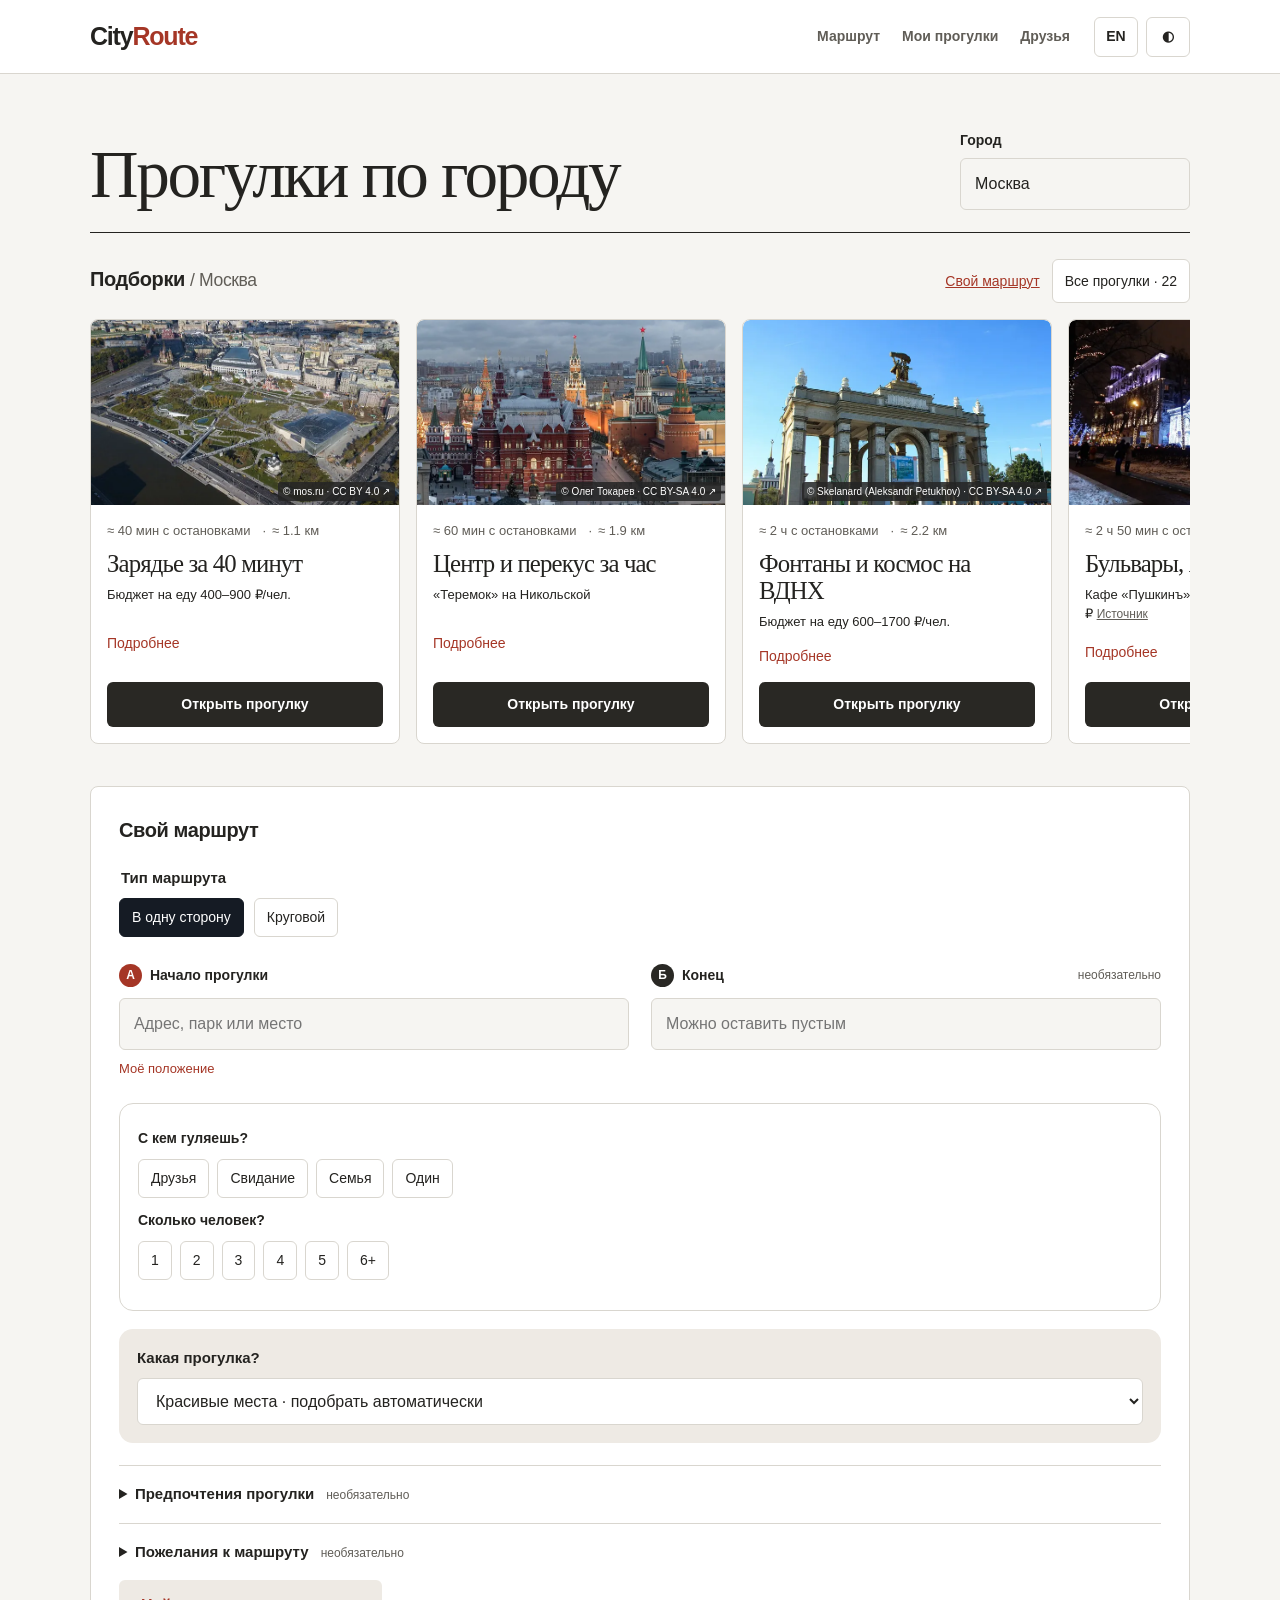
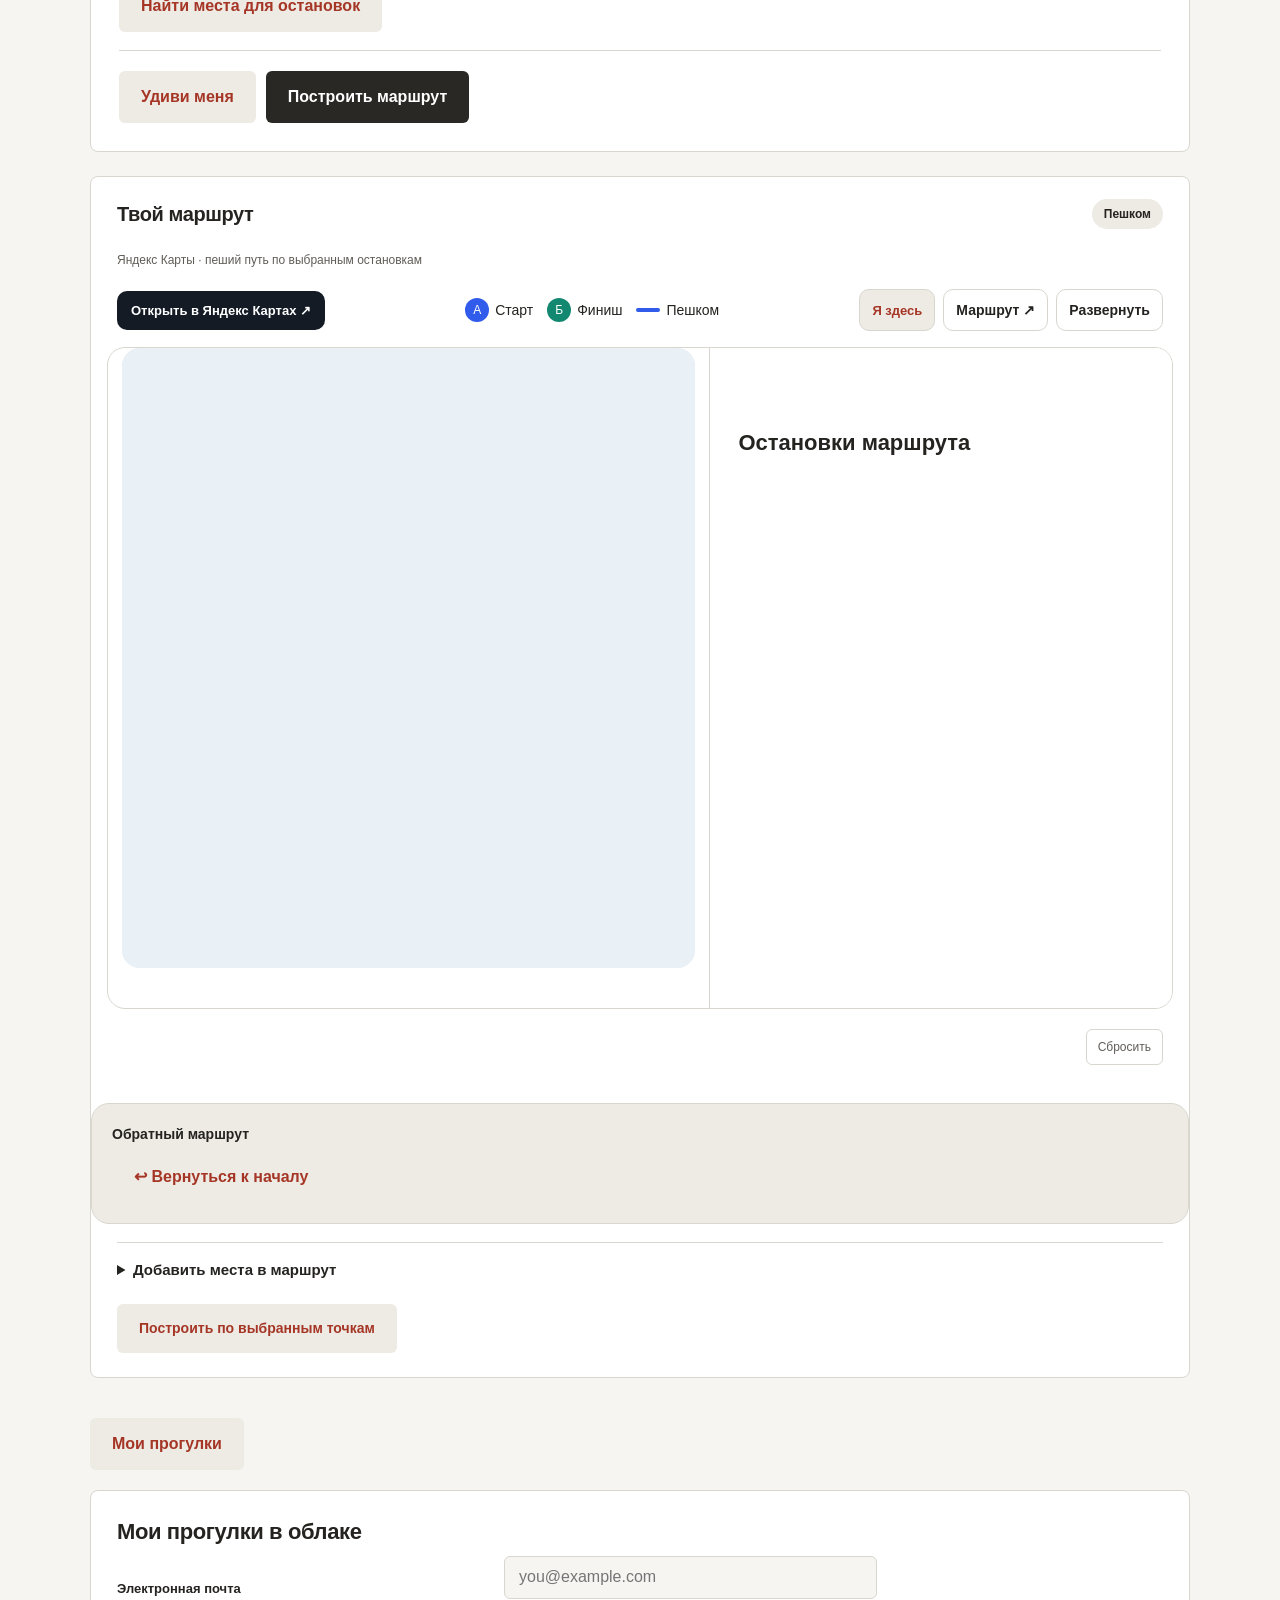
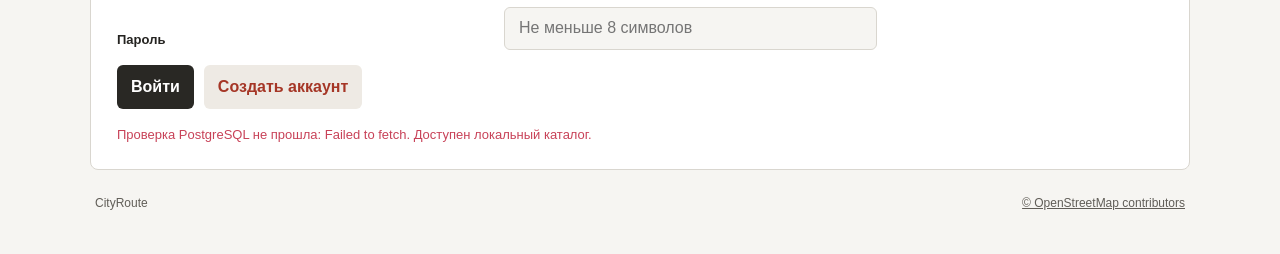
<file: docs/index.html>
<!doctype html><html lang="ru"><head><meta charset="utf-8"><meta name="viewport" content="width=device-width,initial-scale=1"><title>CityRoute — прогулка по городу</title><link rel="stylesheet" href="vendor/leaflet.css?v=20261127-2"><link rel="stylesheet" href="app.css?v=20261127-2"><link rel="stylesheet" href="social.css?v=20261127-2"><meta name="description" content="CityRoute — планировщик прогулок с остановками, интересами и круговыми маршрутами."><link rel="preconnect" href="https://yandex.ru" crossorigin></head>
<body data-page="home" class="yandex-widget-active"><header><a class="logo" href="index.html">City<span>Route</span></a><nav class="project-nav" aria-label="Разделы сайта"><a href="index.html" data-page="home">Маршрут</a><a href="walks.html" data-page="walks">Мои прогулки</a><a href="friends.html" data-page="friends">Друзья</a></nav><div class="header-actions"><button id="language" type="button" aria-label="Сменить язык">EN</button><button id="theme" type="button" aria-label="Сменить тему">◐</button></div></header>
<main><div class="page-title city-title"><h1><span class="ru">Прогулки по городу</span><span class="en">City walks</span></h1><div class="field city-field"><label for="city"><span class="ru">Город</span><span class="en">City</span></label><input id="city" form="routeForm" placeholder="Город" value="Москва" autocomplete="address-level2"></div></div>
<section class="ready-walks" aria-labelledby="readyTitle"><div class="ready-heading"><div><h2 id="readyTitle"><span class="ru">Подборки</span><span class="en">Collections</span> <span id="collectionCity">Москва</span></h2></div><a href="#routeForm"><span class="ru">Свой маршрут</span><span class="en">Plan a walk</span></a></div><div id="readyRoutes" class="ready-routes"></div></section><form id="routeForm" novalidate class="card planner"><div class="section-heading"><h2><span class="ru">Свой маршрут</span><span class="en">Plan a walk</span></h2></div>
<fieldset class="route-mode"><legend><span class="ru">Тип маршрута</span><span class="en">Route type</span></legend><label class="pick"><input name="routeMode" type="radio" value="oneway" checked><span><b class="ru">В одну сторону</b><b class="en">One way</b></span></label><label class="pick"><input name="routeMode" type="radio" value="loop"><span><b class="ru">Круговой</b><b class="en">Round trip</b></span></label></fieldset><div class="fields endpoint-fields">
<div class="field"><label for="startPoint"><span class="point-dot start-dot">А</span><span class="ru">Начало прогулки</span><span class="en">Starting point</span></label><input id="startPoint" placeholder="Адрес, парк или место" autocomplete="off" aria-describedby="formStatus"><div class="field-actions"><button type="button" id="locateReal"><span class="ru">Моё положение</span><span class="en">My location</span></button><a id="locationOnMap" class="location-action" href="https://yandex.ru/maps/?ll=37.6173%2C55.7558&z=14" target="_blank" rel="noopener noreferrer" hidden><span class="ru">Показать эту точку в Яндексе ↗</span><span class="en">View this location in Yandex ↗</span></a></div><p id="locationStatus" class="field-note location-state" role="status" aria-live="polite"></p></div>
<div class="field"><label for="endPoint"><span class="point-dot end-dot">Б</span><span class="ru">Конец</span><span class="en">Destination</span><small class="ru">необязательно</small><small class="en">optional</small></label><input id="endPoint" placeholder="Можно оставить пустым" autocomplete="off"><div class="field-actions"></div></div></div>
<div class="company-settings"><div><h3 class="ru">С кем гуляешь?</h3><h3 class="en">Your company</h3><div class="choices"><label class="pick"><input id="company-friends" type="radio" name="company"><span><b class="ru">Друзья</b><b class="en">Friends</b></span></label><label class="pick"><input id="company-date" type="radio" name="company"><span><b class="ru">Свидание</b><b class="en">Date</b></span></label><label class="pick"><input id="company-family" type="radio" name="company"><span><b class="ru">Семья</b><b class="en">Family</b></span></label><label class="pick"><input id="company-alone" type="radio" name="company"><span><b class="ru">Один</b><b class="en">Solo</b></span></label></div><h3 class="ru">Сколько человек?</h3><h3 class="en">Group size</h3><div class="choices" id="peopleChoices"><label class="pick"><input type="radio" name="people" value="1"><span>1</span></label><label class="pick"><input type="radio" name="people" value="2"><span>2</span></label><label class="pick"><input type="radio" name="people" value="3"><span>3</span></label><label class="pick"><input type="radio" name="people" value="4"><span>4</span></label><label class="pick"><input type="radio" name="people" value="5"><span>5</span></label><label class="pick"><input type="radio" name="people" value="6+"><span>6+</span></label></div></div>
</div><div class="scenic-settings"><label for="routeStyle"><strong class="ru">Какая прогулка?</strong><strong class="en">What kind of walk?</strong></label><select id="routeStyle"><option value="all">Красивые места · подобрать автоматически</option><option value="parks">Парки и сады</option><option value="water">Набережные и смотровые</option><option value="sights">Архитектура и достопримечательности</option><option value="malls">Торговые центры</option><option value="food">Кафе, рестораны и пекарни</option><option value="culture">Музеи, театры и кино</option><option value="direct">Обычный маршрут</option></select></div>
<details class="extra"><summary><span class="ru">Предпочтения прогулки</span><span class="en">Walking preferences</span><small class="ru">необязательно</small><small class="en">optional</small></summary><div class="extras-grid"><div class="wide"><h3 class="ru">Как передвигаться</h3><h3 class="en">Getting around</h3><div class="choices"><label class="pick"><input type="radio" name="transport" value="walk" checked><span><b class="ru">Только пешком</b><b class="en">Walking only</b></span></label><label class="pick"><input type="radio" name="transport" value="transit"><span><b class="ru">Можно общественным транспортом</b><b class="en">Allow public transport</b></span></label></div></div>
<div><h3 class="ru">Настроение</h3><h3 class="en">Mood</h3><div class="choices"><label class="pick soft"><input type="radio" name="mood" value="scenic"><span><b class="ru">Красиво</b><b class="en">Scenic</b></span></label><label class="pick soft"><input type="radio" name="mood" value="calm"><span><b class="ru">Спокойно</b><b class="en">Calm</b></span></label><label class="pick soft"><input type="radio" name="mood" value="active"><span><b class="ru">Активно</b><b class="en">Active</b></span></label><label class="pick soft"><input type="radio" name="mood" value="romantic"><span><b class="ru">Романтично</b><b class="en">Romantic</b></span></label><label class="pick soft"><input type="radio" name="mood" value="unusual"><span><b class="ru">Необычно</b><b class="en">Unusual</b></span></label></div></div>
<div class="wide"><h3 class="ru">Интересы</h3><h3 class="en">Interests</h3><div class="choices"><label class="pick"><input type="checkbox" data-preference="rain"><span><b class="ru">Если дождь</b><b class="en">Rain mode</b></span></label><label class="pick"><input type="checkbox" data-preference="parks"><span><b class="ru">Парки</b><b class="en">Parks</b></span></label><label class="pick"><input type="checkbox" data-preference="photo"><span><b class="ru">Фото</b><b class="en">Photos</b></span></label><label class="pick"><input type="checkbox" data-preference="architecture"><span><b class="ru">Архитектура</b><b class="en">Architecture</b></span></label><label class="pick"><input type="checkbox" data-preference="cafe"><span><b class="ru">Кафе</b><b class="en">Cafés</b></span></label><label class="pick"><input type="checkbox" data-preference="restaurant"><span><b class="ru">Рестораны</b><b class="en">Restaurants</b></span></label><label class="pick"><input type="checkbox" data-preference="dessert"><span><b class="ru">Десерты</b><b class="en">Desserts</b></span></label><label class="pick"><input type="checkbox" data-preference="museum"><span><b class="ru">Музеи</b><b class="en">Museums</b></span></label><label class="pick"><input type="checkbox" data-preference="theatre"><span><b class="ru">Театры</b><b class="en">Theatres</b></span></label><label class="pick"><input type="checkbox" data-preference="cinema"><span><b class="ru">Кино</b><b class="en">Cinema</b></span></label><label class="pick"><input type="checkbox" data-preference="viewpoint"><span><b class="ru">Смотровые</b><b class="en">Viewpoints</b></span></label><label class="pick"><input type="checkbox" data-preference="water"><span><b class="ru">Набережные</b><b class="en">Waterfronts</b></span></label><label class="pick"><input type="checkbox" data-preference="nature"><span><b class="ru">Природа</b><b class="en">Nature</b></span></label><label class="pick"><input type="checkbox" data-preference="shopping"><span><b class="ru">Магазины</b><b class="en">Shopping</b></span></label><label class="pick"><input type="checkbox" data-preference="entertainment"><span><b class="ru">Развлечения</b><b class="en">Entertainment</b></span></label><label class="pick"><input type="checkbox" data-preference="quest"><span><b class="ru">Квесты</b><b class="en">Escape rooms</b></span></label><label class="pick"><input type="checkbox" data-preference="cycling"><span><b class="ru">Велопрогулка</b><b class="en">Cycling</b></span></label><label class="pick"><input type="checkbox" data-preference="picnic"><span><b class="ru">Пикник</b><b class="en">Picnic</b></span></label><label class="pick"><input type="checkbox" data-preference="pets"><span><b class="ru">С животными</b><b class="en">Pet-friendly</b></span></label><label class="pick"><input type="checkbox" data-preference="kids"><span><b class="ru">С детьми</b><b class="en">With kids</b></span></label><label class="pick"><input type="checkbox" data-preference="art"><span><b class="ru">Стрит-арт</b><b class="en">Street art</b></span></label><label class="pick"><input type="checkbox" data-preference="books"><span><b class="ru">Книжные места</b><b class="en">Book spots</b></span></label><label class="pick"><input type="checkbox" data-preference="history"><span><b class="ru">Исторические места</b><b class="en">Historic places</b></span></label></div></div>
<div><h3 class="ru">Бюджет на прогулку</h3><h3 class="en">Walking budget</h3><div class="budget-row"><input id="budgetAmount" type="number" min="0" max="50000" step="500" placeholder="Без ограничения" aria-label="Бюджет в рублях"><span>₽</span></div><input id="budgetRange" type="range" min="0" max="50000" step="500" value="0" aria-label="Ползунок бюджета"></div>
<div><h3 class="ru">Желаемая длина прогулки</h3><h3 class="en">Walking distance</h3><select id="distance" aria-label="Длина прогулки"><option value="auto" selected>Без ограничения · подобрать автоматически</option><option value="3">Около 3 км</option><option value="5">Около 5 км</option><option value="8">Около 8 км</option><option value="12">Около 12 км</option><option value="20">Около 20 км</option><option value="30">Около 30 км</option></select><h3 class="ru">Время</h3><h3 class="en">Time</h3><select id="walkTime" aria-label="Время прогулки"><option value="0">Без ограничения</option><option value="2">2 часа</option><option value="3">3 часа</option><option value="4">4 часа</option></select></div>
<div class="wide"><h3 class="ru">Избегать</h3><h3 class="en">Avoid</h3><div class="choices"><label class="pick"><input type="checkbox" data-preference="short"><span><b class="ru">Долгие переходы</b><b class="en">Long walks</b></span></label><label class="pick"><input type="checkbox" data-preference="noise"><span><b class="ru">Шумные места</b><b class="en">Noisy places</b></span></label><label class="pick"><input type="checkbox" data-preference="malls"><span><b class="ru">ТЦ</b><b class="en">Malls</b></span></label><label class="pick"><input type="checkbox" data-preference="crowds"><span><b class="ru">Толпы</b><b class="en">Crowds</b></span></label><label class="pick"><input type="checkbox" data-preference="traffic"><span><b class="ru">Загруженные дороги</b><b class="en">Busy roads</b></span></label></div></div></div></details>
<details class="extra"><summary><span class="ru">Пожелания к маршруту</span><span class="en">Walk preferences</span><small class="ru">необязательно</small><small class="en">optional</small></summary><textarea maxlength="1500" id="gptNotes" aria-label="Пожелания к маршруту — необязательно" placeholder="Например: спокойная прогулка, парк и кофе"></textarea><p id="aiStatus" class="field-note" role="status" aria-live="polite"></p><span id="aiSignIn" hidden></span></details>
<button id="findPlacesTop" type="button" class="secondary"><span class="ru">Найти места для остановок</span><span class="en">Find places to visit</span></button><div class="submit-row"><p id="formStatus" role="status" aria-live="polite"></p><div class="submit-actions"><button type="button" id="surprise" class="secondary"><span class="ru">Удиви меня</span><span class="en">Surprise me</span></button><button type="submit" id="buildReal" class="primary"><span class="ru">Построить маршрут</span><span class="en">Build route</span></button></div></div></form>
<section class="card map-card" id="mapSection"><div class="map-heading"><div class="section-heading"><h2><span class="ru">Твой маршрут</span><span class="en">Your itinerary</span></h2></div><span class="walking-badge ru">Пешком</span><span class="walking-badge en">Walking</span></div>
<p id="mapProvider" class="map-provider" role="status">Яндекс Карты · прогулка по выбранным остановкам</p><div class="map-toolbar"><a id="yandexNav" href="https://yandex.ru/maps/?ll=37.6173%2C55.7558&amp;z=14" target="_blank" rel="noopener noreferrer">Открыть в Яндекс Картах ↗</a><div class="map-legend"><span><i class="legend-start">А</i><b class="ru">Старт</b><b class="en">Start</b></span><span><i class="legend-end">Б</i><b class="ru">Финиш</b><b class="en">Finish</b></span><span class="route-key"><i></i><b class="ru">Пешком</b><b class="en">On foot</b></span></div><div class="map-tools"><button type="button" id="mapGPS" class="map-gps-button" title="Показать моё положение"><span class="ru">Я здесь</span><span class="en">Locate me</span></button><button id="fitRoute" type="button"><span class="ru">Маршрут ↗</span><span class="en">Open route ↗</span></button><button id="expandMap" type="button" aria-pressed="false"><span class="ru">Развернуть</span><span class="en">Expand</span></button></div></div><p id="mapLocationStatus" class="field-note location-state" role="status" aria-live="polite"></p><div class="journey-layout"><div class="map-shell"><iframe id="yandexWidget" title="Яндекс Карты — интерактивная карта и пеший маршрут" src="https://yandex.ru/map-widget/v1/?ll=37.6173%2C55.7558&amp;z=14&amp;lang=ru_RU" loading="eager" allow="geolocation; fullscreen" allowfullscreen referrerpolicy="origin"></iframe><div id="liveMap" aria-hidden="true" hidden></div><noscript>Для карты включи JavaScript и открой сайт в браузере.</noscript></div>
<aside id="itinerary" class="itinerary-panel" aria-label="План маршрута"><div class="itinerary-empty"><h3><span class="ru">Остановки маршрута</span><span class="en">Route stops</span></h3></div></aside></div><div class="map-footer"><div><p id="routeStatus" role="status" aria-live="polite">Загрузка карты…</p><div id="routeDetail"></div></div><div class="map-actions"><button type="button" id="rerollRoute" hidden class="secondary"><span class="ru">Другой маршрут</span><span class="en">Another route</span></button><button type="button" id="clearReal"><span class="ru">Сбросить</span><span class="en">Reset</span></button></div></div><section class="return-card" aria-labelledby="returnTitle"><div><h3 id="returnTitle"><span class="ru">Обратный маршрут</span><span class="en">Return route</span></h3></div><button type="button" id="returnStart" class="secondary"><span class="ru">↩ Вернуться к началу</span><span class="en">↩ Back to start</span></button><p id="returnStatus" class="field-note" role="status" aria-live="polite"></p><a id="returnLink" class="secondary inline-link" target="_blank" rel="noopener noreferrer" hidden><span class="ru">Открыть обратный маршрут ↗</span><span class="en">Open return route ↗</span></a></section><div id="transportResult" class="transport-result" hidden></div><details class="nearby-disclosure" id="nearbyDisclosure"><summary><span class="ru">Добавить места в маршрут</span><span class="en">Add places to your walk</span></summary><div class="nearby-toolbar"><button type="button" id="nearbyPlaces" class="secondary"><span class="ru">Показать места рядом</span><span class="en">Show nearby places</span></button><p id="placesStatus" class="field-note" role="status"></p><div id="chosenStops"></div><label for="placeQuery" class="place-query-label"><span class="ru">Найти место по названию</span><span class="en">Search by name</span></label><input type="search" id="placeQuery" placeholder="Парк, музей, кафе..." autocomplete="off"><a id="openYandexSearch" class="map-search-link" href="https://yandex.ru/maps/?text=%D0%9C%D0%BE%D1%81%D0%BA%D0%B2%D0%B0" target="_blank" rel="noopener noreferrer"><span class="ru">Полный поиск в Яндекс Картах ↗</span><span class="en">Full search in Yandex Maps ↗</span></a><label class="places-filter"><span class="ru">Показать</span><span class="en">Show</span><select id="placeFilter"><option value="all">Все места</option><option value="malls">ТЦ</option><option value="food">Все заведения с едой</option><option value="cafe">Кафе</option><option value="bakery">Пекарни</option><option value="restaurant">Рестораны</option><option value="museum">Музеи</option><option value="sights">Достопримечательности</option><option value="parks">Парки</option><option value="water">Набережные и смотровые</option><option value="culture">Музеи и театры</option></select></label><div id="placesList" class="places-list"></div></div></details><button type="button" id="buildMap" class="secondary"><span class="ru">Построить по выбранным точкам</span><span class="en">Build from selected points</span></button></section>
<p id="saveStatus" role="status" aria-live="polite"></p><section class="card quick-saved-panel" id="quickSavedSection" hidden><div class="section-heading"><h2><span class="ru">Сохранённые прогулки</span><span class="en">Saved walks</span></h2></div><div id="quickSavedRoutes" class="quick-saved-list"></div></section><a class="secondary inline-link" href="walks.html"><span class="ru">Мои прогулки</span><span class="en">My walks</span></a><section id="savedRoutes" class="card saved-section" hidden><div class="section-heading"><h2><span class="ru">Мои маршруты</span><span class="en">My routes</span></h2></div><div id="savedRoutesList"></div></section><section id="postgresPanel" class="card postgres-panel" aria-labelledby="postgresTitle">
  <div class="section-heading"><h2 id="postgresTitle"><span class="ru">Мои прогулки в облаке</span><span class="en">Cloud walks</span></h2></div>
  
  
  <form id="pgAuthForm" class="postgres-auth" autocomplete="on">
    <label for="pgEmail"><span class="ru">Электронная почта</span><span class="en">Email</span></label>
    <input id="pgEmail" type="email" autocomplete="email" required placeholder="you@example.com" maxlength="250">
    <label for="pgPassword"><span class="ru">Пароль</span><span class="en">Password</span></label>
    <input id="pgPassword" type="password" autocomplete="current-password" minlength="8" maxlength="120" required placeholder="Не меньше 8 символов">
    <div class="postgres-actions">
      <button type="submit" class="primary" id="pgLogin"><span class="ru">Войти</span><span class="en">Sign in</span></button>
      <button type="button" class="secondary" id="pgSignup"><span class="ru">Создать аккаунт</span><span class="en">Sign up</span></button>
    </div>
  </form>
  <div id="pgMember" hidden>
    <div class="postgres-member-line"><span id="pgAccount"></span><button type="button" class="secondary" id="pgLogout"><span class="ru">Выйти</span><span class="en">Sign out</span></button></div>
    <div class="postgres-actions">
      <button type="button" class="secondary" id="pgUpload"><span class="ru">Сохранить прогулки в облако</span><span class="en">Sync saved walks</span></button>
      <button type="button" class="secondary" id="pgReload"><span class="ru">Обновить прогулки</span><span class="en">Refresh walks</span></button>
      <button type="button" class="secondary" id="pgSaveSettings"><span class="ru">Сохранить настройки в облако</span><span class="en">Save settings to cloud</span></button>
    </div>
    <div id="pgRoutes" class="postgres-routes" aria-live="polite"></div>
  </div>
  <p id="pgStatus" class="field-note" role="status" aria-live="polite"></p>
</section>
<footer><span>CityRoute</span><a href="https://www.openstreetmap.org/copyright" target="_blank" rel="noopener noreferrer">© OpenStreetMap contributors</a></footer></main><script defer src="static-shell.js?v=20261127-2"></script><script defer src="places-data.js?v=20261127-2"></script><script defer src="avoidance.js?v=20261127-2"></script><script defer src="itinerary.js?v=20261127-2"></script><script defer src="ai-offline.js?v=20261127-2"></script><script defer src="place-guide.js?v=20261127-2"></script><script defer src="world-places.js?v=20261127-2"></script><script defer src="place-photos.js?v=20261127-2"></script><script defer src="postgres-client.js?v=20261127-2"></script><script defer src="distance-planner.js?v=20261127-2"></script><script defer src="ready-routes.js?v=20261127-2"></script><script defer src="app.js?v=20261127-2"></script><script defer src="postgres-ui.js?v=20261127-2"></script></body></html>
</file>
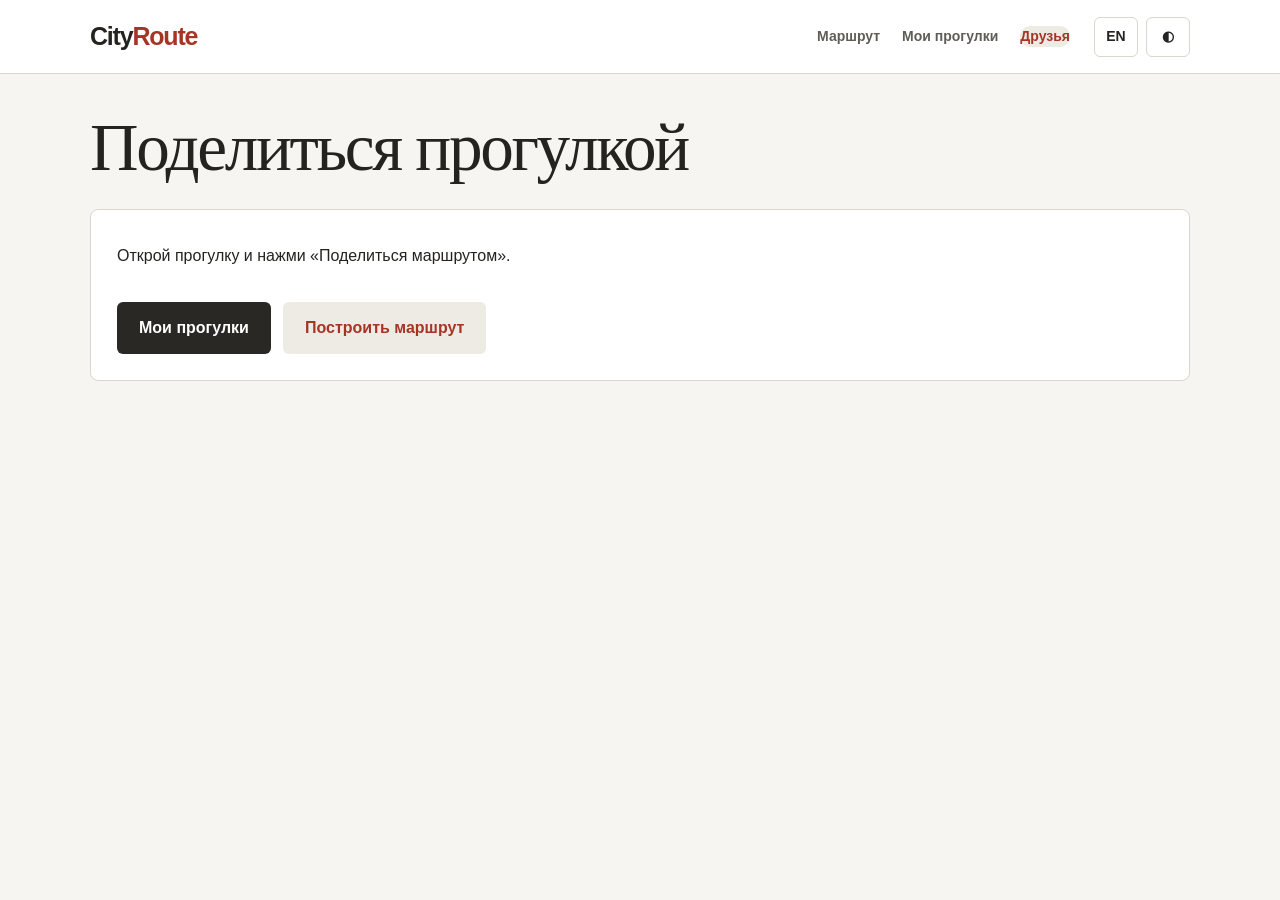
<file: docs/friends.html>
<!doctype html><html lang="ru"><head><meta charset="utf-8"><meta name="viewport" content="width=device-width,initial-scale=1"><title>CityRoute — друзья</title><link rel="stylesheet" href="app.css?v=20261127-2"><link rel="stylesheet" href="social.css?v=20261127-2"></head>
<body data-page="friends"><header><a class="logo" href="index.html">City<span>Route</span></a><nav class="project-nav"><a href="index.html">Маршрут</a><a href="walks.html">Мои прогулки</a><a href="friends.html" aria-current="page">Друзья</a></nav><div class="header-actions"><button id="language" type="button">EN</button><button id="theme" type="button">◐</button></div></header>
<main><div class="page-title"><h1><span class="ru">Поделиться прогулкой</span><span class="en">Share a walk</span></h1></div>
<section class="card social-card"><p><span class="ru">Открой прогулку и нажми «Поделиться маршрутом».</span><span class="en">Open a walk and select “Share route”.</span></p><div class="friend-links"><a class="primary inline-link" href="walks.html"><span class="ru">Мои прогулки</span><span class="en">My walks</span></a><a class="secondary inline-link" href="index.html"><span class="ru">Построить маршрут</span><span class="en">Plan a walk</span></a></div></section></main><script defer src="static-shell.js?v=20261127-2"></script></body></html>
</file>
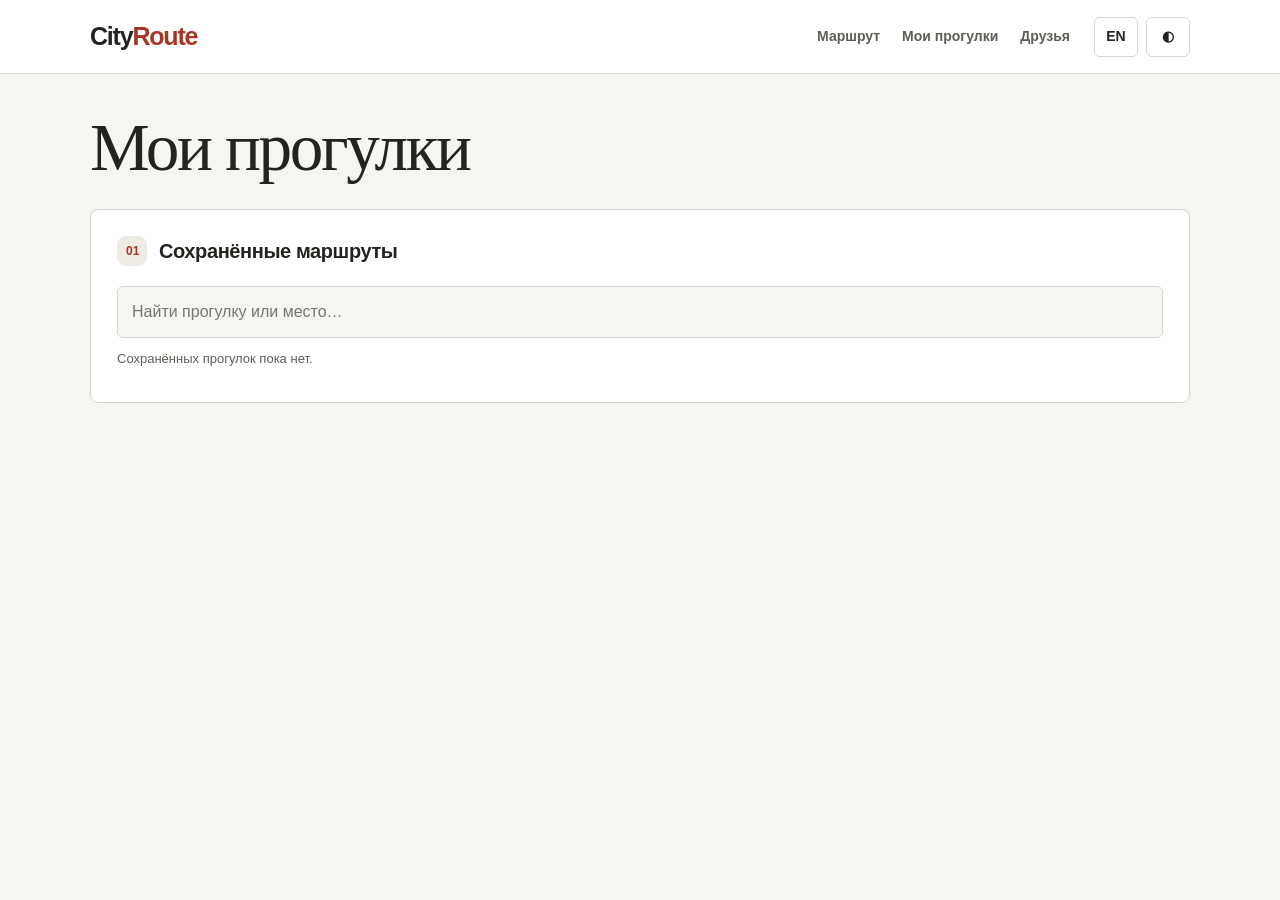
<file: docs/walks.html>
<!doctype html><html lang="ru"><head><meta charset="utf-8"><meta name="viewport" content="width=device-width,initial-scale=1"><title>CityRoute — прогулка по городу</title><link rel="stylesheet" href="vendor/leaflet.css?v=20261127-2"><link rel="stylesheet" href="app.css?v=20261127-2"><link rel="stylesheet" href="social.css?v=20261127-2"><meta name="description" content="CityRoute — планировщик прогулок с остановками, интересами и круговыми маршрутами."></head>
<body data-page="walks"><header><a class="logo" href="index.html">City<span>Route</span></a><nav class="project-nav" aria-label="Разделы сайта"><a href="index.html" data-page="home">Маршрут</a><a href="walks.html" data-page="walks">Мои прогулки</a><a href="friends.html" data-page="friends">Друзья</a></nav><div class="header-actions"><button id="language" type="button" aria-label="Сменить язык">EN</button><button id="theme" type="button" aria-label="Сменить тему">◐</button></div></header><main><div class="page-title"><h1>Мои прогулки</h1></div><p id="socialStatus" class="notice" role="status" aria-live="polite"></p><section class="card social-card"><div class="section-heading"><span class="step">01</span><h2>Сохранённые маршруты</h2></div><div id="walksList" class="social-grid"></div></section></main><script defer src="static-shell.js?v=20261127-2"></script><script defer src="places-data.js?v=20261127-2"></script><script defer src="place-guide.js?v=20261127-2"></script><script defer src="place-photos.js?v=20261127-2"></script><script defer src="static-walks.js?v=20261127-2"></script></body></html>
</file>
<file: docs/vendor/leaflet.css>
/* required styles */

.leaflet-pane,
.leaflet-tile,
.leaflet-marker-icon,
.leaflet-marker-shadow,
.leaflet-tile-container,
.leaflet-pane > svg,
.leaflet-pane > canvas,
.leaflet-zoom-box,
.leaflet-image-layer,
.leaflet-layer {
	position: absolute;
	left: 0;
	top: 0;
	}
.leaflet-container {
	overflow: hidden;
	}
.leaflet-tile,
.leaflet-marker-icon,
.leaflet-marker-shadow {
	-webkit-user-select: none;
	   -moz-user-select: none;
	        user-select: none;
	  -webkit-user-drag: none;
	}
/* Prevents IE11 from highlighting tiles in blue */
.leaflet-tile::selection {
	background: transparent;
}
/* Safari renders non-retina tile on retina better with this, but Chrome is worse */
.leaflet-safari .leaflet-tile {
	image-rendering: -webkit-optimize-contrast;
	}
/* hack that prevents hw layers "stretching" when loading new tiles */
.leaflet-safari .leaflet-tile-container {
	width: 1600px;
	height: 1600px;
	-webkit-transform-origin: 0 0;
	}
.leaflet-marker-icon,
.leaflet-marker-shadow {
	display: block;
	}
/* .leaflet-container svg: reset svg max-width decleration shipped in Joomla! (joomla.org) 3.x */
/* .leaflet-container img: map is broken in FF if you have max-width: 100% on tiles */
.leaflet-container .leaflet-overlay-pane svg {
	max-width: none !important;
	max-height: none !important;
	}
.leaflet-container .leaflet-marker-pane img,
.leaflet-container .leaflet-shadow-pane img,
.leaflet-container .leaflet-tile-pane img,
.leaflet-container img.leaflet-image-layer,
.leaflet-container .leaflet-tile {
	max-width: none !important;
	max-height: none !important;
	width: auto;
	padding: 0;
	}

.leaflet-container img.leaflet-tile {
	/* See: https://bugs.chromium.org/p/chromium/issues/detail?id=600120 */
	mix-blend-mode: plus-lighter;
}

.leaflet-container.leaflet-touch-zoom {
	-ms-touch-action: pan-x pan-y;
	touch-action: pan-x pan-y;
	}
.leaflet-container.leaflet-touch-drag {
	-ms-touch-action: pinch-zoom;
	/* Fallback for FF which doesn't support pinch-zoom */
	touch-action: none;
	touch-action: pinch-zoom;
}
.leaflet-container.leaflet-touch-drag.leaflet-touch-zoom {
	-ms-touch-action: none;
	touch-action: none;
}
.leaflet-container {
	-webkit-tap-highlight-color: transparent;
}
.leaflet-container a {
	-webkit-tap-highlight-color: rgba(51, 181, 229, 0.4);
}
.leaflet-tile {
	filter: inherit;
	visibility: hidden;
	}
.leaflet-tile-loaded {
	visibility: inherit;
	}
.leaflet-zoom-box {
	width: 0;
	height: 0;
	-moz-box-sizing: border-box;
	     box-sizing: border-box;
	z-index: 800;
	}
/* workaround for https://bugzilla.mozilla.org/show_bug.cgi?id=888319 */
.leaflet-overlay-pane svg {
	-moz-user-select: none;
	}

.leaflet-pane         { z-index: 400; }

.leaflet-tile-pane    { z-index: 200; }
.leaflet-overlay-pane { z-index: 400; }
.leaflet-shadow-pane  { z-index: 500; }
.leaflet-marker-pane  { z-index: 600; }
.leaflet-tooltip-pane   { z-index: 650; }
.leaflet-popup-pane   { z-index: 700; }

.leaflet-map-pane canvas { z-index: 100; }
.leaflet-map-pane svg    { z-index: 200; }

.leaflet-vml-shape {
	width: 1px;
	height: 1px;
	}
.lvml {
	behavior: url(#default#VML);
	display: inline-block;
	position: absolute;
	}


/* control positioning */

.leaflet-control {
	position: relative;
	z-index: 800;
	pointer-events: visiblePainted; /* IE 9-10 doesn't have auto */
	pointer-events: auto;
	}
.leaflet-top,
.leaflet-bottom {
	position: absolute;
	z-index: 1000;
	pointer-events: none;
	}
.leaflet-top {
	top: 0;
	}
.leaflet-right {
	right: 0;
	}
.leaflet-bottom {
	bottom: 0;
	}
.leaflet-left {
	left: 0;
	}
.leaflet-control {
	float: left;
	clear: both;
	}
.leaflet-right .leaflet-control {
	float: right;
	}
.leaflet-top .leaflet-control {
	margin-top: 10px;
	}
.leaflet-bottom .leaflet-control {
	margin-bottom: 10px;
	}
.leaflet-left .leaflet-control {
	margin-left: 10px;
	}
.leaflet-right .leaflet-control {
	margin-right: 10px;
	}


/* zoom and fade animations */

.leaflet-fade-anim .leaflet-popup {
	opacity: 0;
	-webkit-transition: opacity 0.2s linear;
	   -moz-transition: opacity 0.2s linear;
	        transition: opacity 0.2s linear;
	}
.leaflet-fade-anim .leaflet-map-pane .leaflet-popup {
	opacity: 1;
	}
.leaflet-zoom-animated {
	-webkit-transform-origin: 0 0;
	    -ms-transform-origin: 0 0;
	        transform-origin: 0 0;
	}
svg.leaflet-zoom-animated {
	will-change: transform;
}

.leaflet-zoom-anim .leaflet-zoom-animated {
	-webkit-transition: -webkit-transform 0.25s cubic-bezier(0,0,0.25,1);
	   -moz-transition:    -moz-transform 0.25s cubic-bezier(0,0,0.25,1);
	        transition:         transform 0.25s cubic-bezier(0,0,0.25,1);
	}
.leaflet-zoom-anim .leaflet-tile,
.leaflet-pan-anim .leaflet-tile {
	-webkit-transition: none;
	   -moz-transition: none;
	        transition: none;
	}

.leaflet-zoom-anim .leaflet-zoom-hide {
	visibility: hidden;
	}


/* cursors */

.leaflet-interactive {
	cursor: pointer;
	}
.leaflet-grab {
	cursor: -webkit-grab;
	cursor:    -moz-grab;
	cursor:         grab;
	}
.leaflet-crosshair,
.leaflet-crosshair .leaflet-interactive {
	cursor: crosshair;
	}
.leaflet-popup-pane,
.leaflet-control {
	cursor: auto;
	}
.leaflet-dragging .leaflet-grab,
.leaflet-dragging .leaflet-grab .leaflet-interactive,
.leaflet-dragging .leaflet-marker-draggable {
	cursor: move;
	cursor: -webkit-grabbing;
	cursor:    -moz-grabbing;
	cursor:         grabbing;
	}

/* marker & overlays interactivity */
.leaflet-marker-icon,
.leaflet-marker-shadow,
.leaflet-image-layer,
.leaflet-pane > svg path,
.leaflet-tile-container {
	pointer-events: none;
	}

.leaflet-marker-icon.leaflet-interactive,
.leaflet-image-layer.leaflet-interactive,
.leaflet-pane > svg path.leaflet-interactive,
svg.leaflet-image-layer.leaflet-interactive path {
	pointer-events: visiblePainted; /* IE 9-10 doesn't have auto */
	pointer-events: auto;
	}

/* visual tweaks */

.leaflet-container {
	background: #ddd;
	outline-offset: 1px;
	}
.leaflet-container a {
	color: #0078A8;
	}
.leaflet-zoom-box {
	border: 2px dotted #38f;
	background: rgba(255,255,255,0.5);
	}


/* general typography */
.leaflet-container {
	font-family: "Helvetica Neue", Arial, Helvetica, sans-serif;
	font-size: 12px;
	font-size: 0.75rem;
	line-height: 1.5;
	}


/* general toolbar styles */

.leaflet-bar {
	box-shadow: 0 1px 5px rgba(0,0,0,0.65);
	border-radius: 4px;
	}
.leaflet-bar a {
	background-color: #fff;
	border-bottom: 1px solid #ccc;
	width: 26px;
	height: 26px;
	line-height: 26px;
	display: block;
	text-align: center;
	text-decoration: none;
	color: black;
	}
.leaflet-bar a,
.leaflet-control-layers-toggle {
	background-position: 50% 50%;
	background-repeat: no-repeat;
	display: block;
	}
.leaflet-bar a:hover,
.leaflet-bar a:focus {
	background-color: #f4f4f4;
	}
.leaflet-bar a:first-child {
	border-top-left-radius: 4px;
	border-top-right-radius: 4px;
	}
.leaflet-bar a:last-child {
	border-bottom-left-radius: 4px;
	border-bottom-right-radius: 4px;
	border-bottom: none;
	}
.leaflet-bar a.leaflet-disabled {
	cursor: default;
	background-color: #f4f4f4;
	color: #bbb;
	}

.leaflet-touch .leaflet-bar a {
	width: 30px;
	height: 30px;
	line-height: 30px;
	}
.leaflet-touch .leaflet-bar a:first-child {
	border-top-left-radius: 2px;
	border-top-right-radius: 2px;
	}
.leaflet-touch .leaflet-bar a:last-child {
	border-bottom-left-radius: 2px;
	border-bottom-right-radius: 2px;
	}

/* zoom control */

.leaflet-control-zoom-in,
.leaflet-control-zoom-out {
	font: bold 18px 'Lucida Console', Monaco, monospace;
	text-indent: 1px;
	}

.leaflet-touch .leaflet-control-zoom-in, .leaflet-touch .leaflet-control-zoom-out  {
	font-size: 22px;
	}


/* layers control */

.leaflet-control-layers {
	box-shadow: 0 1px 5px rgba(0,0,0,0.4);
	background: #fff;
	border-radius: 5px;
	}
.leaflet-control-layers-toggle {
	background-image: url(images/layers.png);
	width: 36px;
	height: 36px;
	}
.leaflet-retina .leaflet-control-layers-toggle {
	background-image: url(images/layers-2x.png);
	background-size: 26px 26px;
	}
.leaflet-touch .leaflet-control-layers-toggle {
	width: 44px;
	height: 44px;
	}
.leaflet-control-layers .leaflet-control-layers-list,
.leaflet-control-layers-expanded .leaflet-control-layers-toggle {
	display: none;
	}
.leaflet-control-layers-expanded .leaflet-control-layers-list {
	display: block;
	position: relative;
	}
.leaflet-control-layers-expanded {
	padding: 6px 10px 6px 6px;
	color: #333;
	background: #fff;
	}
.leaflet-control-layers-scrollbar {
	overflow-y: scroll;
	overflow-x: hidden;
	padding-right: 5px;
	}
.leaflet-control-layers-selector {
	margin-top: 2px;
	position: relative;
	top: 1px;
	}
.leaflet-control-layers label {
	display: block;
	font-size: 13px;
	font-size: 1.08333em;
	}
.leaflet-control-layers-separator {
	height: 0;
	border-top: 1px solid #ddd;
	margin: 5px -10px 5px -6px;
	}

/* Default icon URLs */
.leaflet-default-icon-path { /* used only in path-guessing heuristic, see L.Icon.Default */
	background-image: url(images/marker-icon.png);
	}


/* attribution and scale controls */

.leaflet-container .leaflet-control-attribution {
	background: #fff;
	background: rgba(255, 255, 255, 0.8);
	margin: 0;
	}
.leaflet-control-attribution,
.leaflet-control-scale-line {
	padding: 0 5px;
	color: #333;
	line-height: 1.4;
	}
.leaflet-control-attribution a {
	text-decoration: none;
	}
.leaflet-control-attribution a:hover,
.leaflet-control-attribution a:focus {
	text-decoration: underline;
	}
.leaflet-attribution-flag {
	display: inline !important;
	vertical-align: baseline !important;
	width: 1em;
	height: 0.6669em;
	}
.leaflet-left .leaflet-control-scale {
	margin-left: 5px;
	}
.leaflet-bottom .leaflet-control-scale {
	margin-bottom: 5px;
	}
.leaflet-control-scale-line {
	border: 2px solid #777;
	border-top: none;
	line-height: 1.1;
	padding: 2px 5px 1px;
	white-space: nowrap;
	-moz-box-sizing: border-box;
	     box-sizing: border-box;
	background: rgba(255, 255, 255, 0.8);
	text-shadow: 1px 1px #fff;
	}
.leaflet-control-scale-line:not(:first-child) {
	border-top: 2px solid #777;
	border-bottom: none;
	margin-top: -2px;
	}
.leaflet-control-scale-line:not(:first-child):not(:last-child) {
	border-bottom: 2px solid #777;
	}

.leaflet-touch .leaflet-control-attribution,
.leaflet-touch .leaflet-control-layers,
.leaflet-touch .leaflet-bar {
	box-shadow: none;
	}
.leaflet-touch .leaflet-control-layers,
.leaflet-touch .leaflet-bar {
	border: 2px solid rgba(0,0,0,0.2);
	background-clip: padding-box;
	}


/* popup */

.leaflet-popup {
	position: absolute;
	text-align: center;
	margin-bottom: 20px;
	}
.leaflet-popup-content-wrapper {
	padding: 1px;
	text-align: left;
	border-radius: 12px;
	}
.leaflet-popup-content {
	margin: 13px 24px 13px 20px;
	line-height: 1.3;
	font-size: 13px;
	font-size: 1.08333em;
	min-height: 1px;
	}
.leaflet-popup-content p {
	margin: 17px 0;
	margin: 1.3em 0;
	}
.leaflet-popup-tip-container {
	width: 40px;
	height: 20px;
	position: absolute;
	left: 50%;
	margin-top: -1px;
	margin-left: -20px;
	overflow: hidden;
	pointer-events: none;
	}
.leaflet-popup-tip {
	width: 17px;
	height: 17px;
	padding: 1px;

	margin: -10px auto 0;
	pointer-events: auto;

	-webkit-transform: rotate(45deg);
	   -moz-transform: rotate(45deg);
	    -ms-transform: rotate(45deg);
	        transform: rotate(45deg);
	}
.leaflet-popup-content-wrapper,
.leaflet-popup-tip {
	background: white;
	color: #333;
	box-shadow: 0 3px 14px rgba(0,0,0,0.4);
	}
.leaflet-container a.leaflet-popup-close-button {
	position: absolute;
	top: 0;
	right: 0;
	border: none;
	text-align: center;
	width: 24px;
	height: 24px;
	font: 16px/24px Tahoma, Verdana, sans-serif;
	color: #757575;
	text-decoration: none;
	background: transparent;
	}
.leaflet-container a.leaflet-popup-close-button:hover,
.leaflet-container a.leaflet-popup-close-button:focus {
	color: #585858;
	}
.leaflet-popup-scrolled {
	overflow: auto;
	}

.leaflet-oldie .leaflet-popup-content-wrapper {
	-ms-zoom: 1;
	}
.leaflet-oldie .leaflet-popup-tip {
	width: 24px;
	margin: 0 auto;

	-ms-filter: "progid:DXImageTransform.Microsoft.Matrix(M11=0.70710678, M12=0.70710678, M21=-0.70710678, M22=0.70710678)";
	filter: progid:DXImageTransform.Microsoft.Matrix(M11=0.70710678, M12=0.70710678, M21=-0.70710678, M22=0.70710678);
	}

.leaflet-oldie .leaflet-control-zoom,
.leaflet-oldie .leaflet-control-layers,
.leaflet-oldie .leaflet-popup-content-wrapper,
.leaflet-oldie .leaflet-popup-tip {
	border: 1px solid #999;
	}


/* div icon */

.leaflet-div-icon {
	background: #fff;
	border: 1px solid #666;
	}


/* Tooltip */
/* Base styles for the element that has a tooltip */
.leaflet-tooltip {
	position: absolute;
	padding: 6px;
	background-color: #fff;
	border: 1px solid #fff;
	border-radius: 3px;
	color: #222;
	white-space: nowrap;
	-webkit-user-select: none;
	-moz-user-select: none;
	-ms-user-select: none;
	user-select: none;
	pointer-events: none;
	box-shadow: 0 1px 3px rgba(0,0,0,0.4);
	}
.leaflet-tooltip.leaflet-interactive {
	cursor: pointer;
	pointer-events: auto;
	}
.leaflet-tooltip-top:before,
.leaflet-tooltip-bottom:before,
.leaflet-tooltip-left:before,
.leaflet-tooltip-right:before {
	position: absolute;
	pointer-events: none;
	border: 6px solid transparent;
	background: transparent;
	content: "";
	}

/* Directions */

.leaflet-tooltip-bottom {
	margin-top: 6px;
}
.leaflet-tooltip-top {
	margin-top: -6px;
}
.leaflet-tooltip-bottom:before,
.leaflet-tooltip-top:before {
	left: 50%;
	margin-left: -6px;
	}
.leaflet-tooltip-top:before {
	bottom: 0;
	margin-bottom: -12px;
	border-top-color: #fff;
	}
.leaflet-tooltip-bottom:before {
	top: 0;
	margin-top: -12px;
	margin-left: -6px;
	border-bottom-color: #fff;
	}
.leaflet-tooltip-left {
	margin-left: -6px;
}
.leaflet-tooltip-right {
	margin-left: 6px;
}
.leaflet-tooltip-left:before,
.leaflet-tooltip-right:before {
	top: 50%;
	margin-top: -6px;
	}
.leaflet-tooltip-left:before {
	right: 0;
	margin-right: -12px;
	border-left-color: #fff;
	}
.leaflet-tooltip-right:before {
	left: 0;
	margin-left: -12px;
	border-right-color: #fff;
	}

/* Printing */

@media print {
	/* Prevent printers from removing background-images of controls. */
	.leaflet-control {
		-webkit-print-color-adjust: exact;
		print-color-adjust: exact;
		}
	}
</file>
<file: docs/app.css>
:root{--bg:#f1f4fa;--card:#fff;--text:#1b2540;--muted:#68748d;--line:#e3e8f2;--accent:#4361ed;--soft:#edf1ff;--shadow:0 12px 44px #263b6c09;color-scheme:light}*{box-sizing:border-box}html{scroll-behavior:smooth;scroll-padding-top:90px}body{margin:0;font-family:Inter,-apple-system,BlinkMacSystemFont,"Segoe UI",sans-serif;color:var(--text);background:var(--bg);font-size:16px;line-height:1.5}body.dark{--bg:#101522;--card:#1a2234;--text:#eef2ff;--muted:#a6b2c9;--line:#303b51;--soft:#283457;color-scheme:dark}.en{display:none}body.english .ru{display:none}body.english .en{display:initial}button,input,textarea,select{font:inherit}button{cursor:pointer}button:focus-visible,a:focus-visible,summary:focus-visible{outline:3px solid #90a7ff;outline-offset:3px}header{height:74px;background:var(--card);border-bottom:1px solid var(--line);display:flex;align-items:center;justify-content:space-between;padding:0 max(22px,calc((100% - 1100px)/2));position:sticky;top:0;z-index:1000}.logo{font-size:25px;font-weight:850;color:var(--text);text-decoration:none;letter-spacing:-1px}.logo span{color:var(--accent)}.header-actions{display:flex;gap:8px}.header-actions button{background:var(--bg);color:var(--text);border:1px solid var(--line);border-radius:12px;min-width:44px;height:40px;font-size:14px;font-weight:700}main{max-width:1144px;padding:30px 22px;margin:auto}.page-title{margin-bottom:24px}.eyebrow{color:var(--accent);font-size:12px;font-weight:800;letter-spacing:2px}h1{font-size:clamp(28px,4vw,40px);line-height:1.15;letter-spacing:-1px;margin:10px 0}p{margin:8px 0}.page-title p{color:var(--muted)}.card{background:var(--card);border:1px solid var(--line);border-radius:24px;box-shadow:var(--shadow);margin-bottom:24px}.planner{padding:28px}.section-heading{display:flex;align-items:center;gap:12px}h2{font-size:20px;margin:0;letter-spacing:-.4px}.step{background:var(--soft);color:var(--accent);font-size:12px;font-weight:800;border-radius:9px;padding:6px 9px}.fields{display:grid;grid-template-columns:.65fr 1.25fr 1.25fr;gap:22px;margin:24px 0}.field label{display:flex;align-items:center;gap:8px;font-size:14px;font-weight:750;min-height:28px;margin-bottom:9px}.field small{font-size:12px;color:var(--muted);font-weight:450;margin-left:auto}.point-dot{display:inline-flex;align-items:center;justify-content:center;width:23px;height:23px;border-radius:50%;color:#fff;font-size:12px}.start-dot{background:var(--accent)}.end-dot{background:#189e87}input:not([type=checkbox]):not([type=radio]):not([type=range]),textarea,select{width:100%;border:1px solid var(--line);border-radius:12px;background:var(--bg);color:var(--text);padding:13px 14px;outline:none}input:focus,textarea:focus,select:focus{border-color:var(--accent)!important;box-shadow:0 0 0 3px #4361ed15}input[aria-invalid=true]{border-color:#d65164!important}.field-actions{display:flex;flex-wrap:wrap;gap:6px 15px;margin-top:9px}.field-actions button{font-size:13px;color:var(--accent);border:0;background:none;padding:0}.field-note{font-size:13px;color:var(--muted);line-height:1.45}.extra{border-top:1px solid var(--line);padding:17px 0}summary{cursor:pointer;font-size:15px;font-weight:700;list-style-position:inside}summary small{font-size:12px;font-weight:450;color:var(--muted);margin-left:12px}.extras-grid{display:grid;grid-template-columns:1fr 1fr;gap:22px;margin-top:20px}.wide{grid-column:1/-1}h3{font-size:14px;margin:0 0 10px}.choices{display:flex;gap:8px;flex-wrap:wrap;margin-bottom:15px}.pick{cursor:pointer;position:relative}.pick input{position:absolute;opacity:0;width:1px;height:1px}.pick span{display:block;padding:8px 12px;border:1px solid var(--line);border-radius:10px;background:var(--card);font-size:14px}.pick b{font-weight:500}.pick input:checked+span{border-color:var(--accent);color:var(--accent);background:var(--soft)}.pick input:focus-visible+span{outline:3px solid #90a7ff}.budget-row{display:flex;align-items:center;gap:10px}#budgetRange{width:100%;accent-color:var(--accent);margin:12px 0;height:26px}.capability-note{padding:12px 14px;background:var(--bg);font-size:13px;border-radius:12px;color:var(--muted)}textarea{resize:vertical;min-height:100px;margin-top:15px}.submit-row{display:flex;gap:20px;align-items:center;justify-content:space-between;border-top:1px solid var(--line);padding-top:20px}.submit-row p{font-size:14px;color:var(--muted);max-width:570px}.primary,.secondary{border:0;border-radius:12px;padding:14px 22px;font-weight:700;display:flex;align-items:center;justify-content:center;gap:18px}.primary{background:var(--accent);color:white;box-shadow:0 5px 12px #4361ed26;white-space:nowrap}.primary:hover{background:#3552d9}.secondary{background:var(--soft);color:var(--accent)}button:disabled{opacity:.6;cursor:wait}.map-heading{padding:22px 26px;display:flex;justify-content:space-between;align-items:center}.walking-badge{font-size:12px;font-weight:700;color:#168975;background:#e4f5ef;padding:6px 12px;border-radius:20px}.map-shell{margin:0 12px;overflow:hidden;border-radius:16px;isolation:isolate}#liveMap{height:520px;background:#e7edf3;z-index:0}.leaflet-tile-pane{filter:saturate(.7) contrast(.96)}body.dark .leaflet-tile-pane{filter:invert(.92) hue-rotate(180deg) saturate(.65) brightness(.85)}.leaflet-container{font-family:inherit}.leaflet-control-zoom{border:1px solid #d8dfeb!important;border-radius:12px!important;overflow:hidden;box-shadow:0 3px 14px #23385c14!important}.leaflet-control-zoom a{width:36px!important;height:36px!important;line-height:36px!important;color:#25324d!important}.point-marker{border:3px solid white;border-radius:50%;color:white;font-weight:800;text-align:center;line-height:30px;box-shadow:0 3px 12px #263b6c50;background:#4361ed;font-size:14px}.point-marker.finish{background:#13977f}.map-footer{padding:20px 26px;display:flex;justify-content:space-between;gap:20px;align-items:center}#routeStatus{font-size:14px;color:var(--muted);margin:0}#routeDetail{font-size:22px;font-weight:750;letter-spacing:-.6px;margin-top:7px}.map-actions{display:flex;gap:8px;flex-wrap:wrap;justify-content:flex-end}.map-actions button{border:1px solid var(--line);border-radius:9px;padding:8px 11px;background:var(--card);color:var(--muted);font-size:12px}.map-actions button.active{background:var(--soft);color:var(--accent);border-color:var(--accent)}#buildMap{margin:0 26px 24px;font-size:14px}[role=alert]{color:#c84258!important}footer{display:flex;justify-content:space-between;padding:4px 5px 12px;font-size:12px;color:var(--muted)}@media(max-width:760px){main{padding:24px 14px}.planner{padding:20px}.fields{grid-template-columns:1fr;gap:20px}.extras-grid{grid-template-columns:1fr}.wide{grid-column:auto}.submit-row{flex-direction:column;align-items:stretch;gap:8px}.submit-row p{margin:0 0 6px}.map-heading{padding:18px}.map-footer{padding:18px;flex-direction:column;align-items:flex-start}.map-actions{justify-content:flex-start}#liveMap{height:430px}#buildMap{margin:0 18px 20px;max-width:calc(100% - 36px)}.map-shell{margin:0 8px}.card{border-radius:20px}h2{font-size:18px}summary small{margin-left:5px}header{padding:0 18px}}
@media(prefers-reduced-motion:reduce){html{scroll-behavior:auto}}

.submit-actions{display:flex;gap:10px;flex-wrap:wrap;justify-content:flex-end;flex-shrink:0}.submit-actions .secondary{white-space:nowrap}@media(max-width:1000px){.submit-row{flex-wrap:wrap}.submit-actions{width:100%}}@media(max-width:760px){.submit-actions{flex-direction:column}.submit-actions button{width:100%}}

/* Clear map labels in both page themes: no inversion or dimming. */
.leaflet-tile-pane,body.dark .leaflet-tile-pane{filter:none}
#liveMap{height:620px;background:#e8efe6}
.map-card{overflow:hidden}.map-heading{padding-bottom:14px}
.map-toolbar{display:flex;align-items:center;justify-content:space-between;gap:16px;padding:0 26px 18px;flex-wrap:wrap}
.map-legend,.map-tools{display:flex;align-items:center;gap:16px}.map-legend>span{display:flex;align-items:center;gap:6px;font-size:14px}.map-legend b{font-weight:500}
.map-legend i{display:inline-grid;place-items:center;width:24px;height:24px;border-radius:50%;font-size:12px;font-style:normal;color:#fff}.legend-start{background:#315bea}.legend-end{background:#138871}.route-key i{width:24px;height:4px;background:#315bea;border-radius:4px}
.map-tools{gap:8px}.map-tools button{border:1px solid var(--line);border-radius:10px;padding:9px 12px;background:var(--card);color:var(--text);font-size:14px;font-weight:600;min-height:42px}
.point-marker{line-height:36px;font-size:16px;box-shadow:0 3px 14px #182b5550}.point-marker.finish{background:#138871}
.endpoint-label{background:#fff;border:1px solid #d7dfeb;color:#1b2540;border-radius:7px;font-size:13px;font-weight:700;box-shadow:0 2px 8px #182b551c;padding:3px 9px}
.leaflet-control-zoom a{width:44px!important;height:44px!important;line-height:44px!important;font-size:25px!important}.leaflet-control-attribution{background:#fffffff0!important;color:#334155!important}.leaflet-control-attribution a{color:#214dcc!important}
.expanded-map{position:fixed;inset:12px;z-index:2000;margin:0;display:flex;flex-direction:column;overflow:auto}.expanded-map .map-shell{flex:1;min-height:200px}.expanded-map #liveMap{height:100%;min-height:200px}.expanded-map .map-footer{padding:12px 26px}.expanded-map #buildMap{display:none}
@media(max-width:760px){#liveMap{height:560px;height:72svh;min-height:440px}.map-toolbar{padding:0 18px 16px;gap:12px}.map-legend{gap:12px}.map-tools{width:100%}.map-tools button{flex:1}.expanded-map{inset:5px}.expanded-map #liveMap{min-height:200px;height:100%}.expanded-map .map-footer{padding:10px 18px}.expanded-map .map-actions{display:none}}

.scenic-settings{padding:18px;background:var(--soft);border-radius:14px;margin:0 0 22px}.scenic-settings label{display:block;margin-bottom:9px;font-size:15px}.scenic-settings select{background:var(--card)}.scenic-result{margin:0 26px 22px;padding:18px;background:var(--soft);border-radius:14px}.scenic-place{font-weight:650;font-size:16px}.scenic-pin{background:#fff;color:#2447b9;border:2px solid #315bea;border-radius:50%;font-size:13px;font-weight:800;line-height:24px;text-align:center;box-shadow:0 2px 8px #0002}.expanded-map .scenic-result{max-height:100px;overflow:auto;margin-bottom:10px}@media(max-width:760px){.scenic-result{margin:0 18px 18px}}

.pick input:checked+span{background:#17191e;border-color:#17191e;color:#fff}.pick input:disabled+span{opacity:.35;cursor:not-allowed}.pick input:disabled:checked+span{opacity:1}.nearby-toolbar{padding:0 26px 18px}.nearby-toolbar .secondary{font-size:14px}#chosenStops{display:flex;gap:8px;flex-wrap:wrap}#chosenStops button,.poi-choice{padding:8px 12px;border:0;border-radius:9px;background:#17191e;color:#fff;font-size:14px;margin-top:8px}#peopleNote{grid-column:1/-1;margin:0}.map-shell{position:relative}#googleMap{position:absolute;inset:0;z-index:1}body.google-active #liveMap{visibility:hidden}body.dark .pick input:checked+span{background:#050608;border-color:#718099}@media(max-width:760px){.nearby-toolbar{padding:0 18px 16px}}

.route-mode{border:0;padding:0;margin:22px 0;display:flex;gap:10px;flex-wrap:wrap}.route-mode legend{font-size:15px;font-weight:700;margin-bottom:9px}.company-settings{padding:18px;border:1px solid var(--line);border-radius:14px;margin-bottom:18px}.company-settings h3{margin-top:6px}.company-settings .choices{margin-bottom:12px}.places-filter{display:flex;align-items:center;gap:12px;max-width:400px;margin:14px 0}.places-list{display:grid;grid-template-columns:1fr 1fr;gap:8px;max-height:240px;overflow:auto}.places-list>div{display:flex;justify-content:space-between;align-items:center;gap:12px;padding:10px 12px;background:var(--bg);border-radius:10px;font-size:14px}.places-list button{white-space:nowrap;border:1px solid var(--line);border-radius:8px;padding:8px;background:var(--card);color:var(--text)}.places-list button[aria-pressed=true]{background:#17191e;color:#fff}#findPlacesTop{margin-bottom:18px}.expanded-map .places-list{max-height:110px}input:disabled{opacity:.6}@media(max-width:760px){.places-list{grid-template-columns:1fr}.route-mode .pick{flex:1}.route-mode .pick span{height:100%}}

.transport-result{margin:18px 0;padding:20px;border:1px solid var(--line);border-radius:16px;background:var(--soft)}.transport-result[hidden]{display:none}.transport-result h3{margin:0 0 8px}.transport-leg{display:flex;align-items:center;justify-content:space-between;gap:14px;padding:12px 0;border-top:1px solid var(--line);font-size:14px}.transport-leg span{overflow-wrap:anywhere}.transport-leg a{flex-shrink:0;color:var(--text);background:var(--card);padding:10px 14px;border-radius:10px;border:1px solid var(--line);font-weight:700;text-decoration:none}.transport-leg a:hover{border-color:var(--accent)}@media(max-width:540px){.transport-leg{align-items:flex-start;flex-direction:column}.transport-leg a{width:100%;text-align:center}}

/* Route overview and stop-by-stop itinerary */
.project-nav{display:flex;gap:22px;margin-left:auto;margin-right:24px}.project-nav a{color:var(--muted);font-size:14px;font-weight:650;text-decoration:none}.project-nav a:hover{color:var(--text)}
.journey-layout{display:grid;grid-template-columns:minmax(0,1.3fr) minmax(320px,1fr);gap:0;align-items:start;margin:0 16px;border:1px solid var(--line);border-radius:18px;overflow:hidden}.journey-layout .map-shell{margin:0;border-radius:0;position:sticky;top:0}.journey-layout #liveMap{height:660px;min-height:400px}.itinerary-panel{min-width:0;height:660px;overflow:auto;background:var(--card);border-left:1px solid var(--line);overscroll-behavior:contain}.itinerary-empty{padding:60px 28px;color:var(--muted)}.itinerary-empty h3{font-size:22px;color:var(--text);line-height:1.2;margin-top:22px}.empty-symbol{display:inline-grid;place-items:center;width:60px;height:60px;border-radius:18px;background:var(--soft);color:var(--accent);font-size:32px}.journey-tabs{display:flex;gap:7px;padding:16px 20px;background:var(--card);position:sticky;top:0;z-index:2;border-bottom:1px solid var(--line)}.journey-tab{border:0;background:var(--bg);color:var(--muted);padding:9px 17px;border-radius:24px;font-size:14px;font-weight:700}.journey-tab[aria-selected=true]{color:white;background:#17191e}.journey-content{padding:20px}.journey-eyebrow{font-size:10px;font-weight:800;letter-spacing:1.7px;color:var(--accent)}.journey-title{font-size:23px;line-height:1.2;margin:10px 0 20px;letter-spacing:-.6px}.journey-stats{display:grid;grid-template-columns:repeat(3,1fr);gap:8px;padding:16px 0;border-top:1px solid var(--line);border-bottom:1px solid var(--line)}.journey-stats strong{display:block;font-size:20px}.journey-stats span{font-size:11px;color:var(--muted)}.route-outline{margin:22px 0;padding-left:17px;border-left:2px solid var(--accent)}.route-outline p{font-weight:600;font-size:14px;margin:0 0 16px;overflow-wrap:anywhere}.route-notice{background:var(--soft);padding:12px;border-radius:12px;font-size:12px;color:var(--muted)}.journey-button{border:1px solid var(--line);background:var(--card);color:var(--text);border-radius:10px;padding:9px 12px;font-size:13px;font-weight:650}.journey-primary{background:#17191e;color:white;border-color:#17191e}.journey-bottom{display:flex;gap:8px;flex-wrap:wrap;margin-top:22px;padding-top:16px;border-top:1px solid var(--line)}.journey-timeline{list-style:none;padding:0;margin:20px 0}.journey-stop{position:relative;padding:12px 12px 15px 42px;border:1px solid var(--line);border-radius:13px;margin-bottom:12px;overflow-wrap:anywhere}.journey-stop h4{margin:0 0 8px;font-size:16px}.stop-number{position:absolute;left:10px;top:12px;border-radius:50%;width:23px;height:23px;display:grid;place-items:center;background:var(--accent);color:#fff;font-size:12px;font-weight:800}.journey-transfer{font-size:12px;color:var(--muted);margin:-12px -12px 12px -42px;padding:10px 12px;background:var(--bg);border-radius:12px 12px 0 0}.journey-transfer+.stop-number{top:53px}.stop-actions{display:flex;gap:7px;align-items:center;flex-wrap:wrap;margin-top:12px}.journey-link{font-size:12px;color:var(--accent);text-decoration:none;padding:5px 0}.place-detail{font-size:12px;color:var(--muted)}.selected-stop{border-color:var(--accent);background:var(--soft)}.nearby-disclosure{margin:0 26px 22px;border-top:1px solid var(--line);padding-top:16px}.nearby-disclosure .nearby-toolbar{padding:18px 0 0}.scenic-result,.transport-result{display:none}.saved-section{padding:26px}.saved-route{display:flex;align-items:center;justify-content:space-between;gap:18px;background:var(--bg);border-radius:14px;padding:18px;margin-top:12px}.saved-route h3{margin:0;font-size:16px}.saved-actions{display:flex;gap:8px}.saved-empty{padding:20px 0 4px;color:var(--muted);font-size:14px}.muted-button{color:var(--muted)}#saveStatus{font-size:13px;color:var(--muted)}.expanded-map .journey-layout{flex:1;min-height:350px}.expanded-map .itinerary-panel{height:100%}.expanded-map .nearby-disclosure{display:none}
@media(max-width:900px){.journey-layout{grid-template-columns:1fr;margin:0 10px}.journey-layout .map-shell{position:relative}.journey-layout #liveMap{height:440px;min-height:350px}.itinerary-panel{height:auto;max-height:none;border-left:0;border-top:1px solid var(--line);overflow:visible}.itinerary-empty{padding:24px}.itinerary-empty .empty-symbol{display:none}.itinerary-empty h3{margin-top:0}.journey-tabs{position:relative}.journey-content{padding:20px}.expanded-map .itinerary-panel{display:none}.expanded-map .journey-layout{display:block;overflow:auto}.expanded-map .map-shell,.expanded-map #liveMap{height:100%}.project-nav{gap:10px;margin-right:12px}.project-nav a{font-size:12px}}
@media(max-width:540px){header{flex-wrap:wrap;height:auto;min-height:74px;padding-top:12px;padding-bottom:10px;gap:8px}.project-nav{order:3;width:100%;margin:0;gap:20px}.project-nav a{font-size:13px}.header-actions{margin-left:auto}.saved-route{align-items:flex-start;flex-direction:column}.saved-section{padding:20px}.journey-layout #liveMap{height:380px}.journey-stats strong{font-size:19px}.nearby-disclosure{margin:0 18px 18px}}

.map-provider{padding:0 26px 12px;font-size:12px;color:var(--muted)}
@media(prefers-reduced-motion:reduce){html{scroll-behavior:auto}*{animation:none!important;transition:none!important}}

#yandexWidget{position:absolute;inset:0;width:100%;height:100%;border:0;z-index:700;background:#eef0ec}body:not(.yandex-widget-active) #yandexWidget{display:none}.map-toolbar{flex-wrap:wrap;gap:10px}#yandexNav{font-size:13px;color:inherit}#aiStatus{white-space:pre-line}

.return-card{margin:18px 0;padding:20px;border:1px solid var(--line,#d9dfd8);border-radius:18px;background:var(--surface,#f4f7f1)}.return-card h3{margin:0 0 6px}.return-card .field-note{margin:8px 0 12px}.return-card [hidden]{display:none!important}.dark .return-card{background:#202820;border-color:#3b453b}

/* CityRoute November refresh — route visible first, cards visually complete. */
body:not(.yandex-widget-active) #liveMap{visibility:visible}
.map-shell{position:relative;min-width:0}
#liveMap{height:620px;min-height:410px}
.scenic-result:not([hidden]),.transport-result:not([hidden]){display:block;margin:18px 26px 22px}
.scenic-result>h3{font-size:19px;margin:8px 0 14px}
.scenic-result>p.scenic-place{font-size:14px;margin:6px 0}
.scenic-result>.field-note{margin:14px 0 18px}
.place-photo-grid{display:grid;grid-template-columns:repeat(auto-fit,minmax(min(100%,270px),1fr));gap:16px;margin:20px 0}
.place-photo-card{background:var(--card);border:1px solid var(--line);border-radius:18px;overflow:hidden;box-shadow:0 8px 28px #12263b0b;min-width:0}
.place-photo-media{height:204px;position:relative;background:linear-gradient(140deg,#e7f2eb,#dbe8f2);overflow:hidden;display:flex;align-items:center;justify-content:center;flex-direction:column;gap:4px}
.dark .place-photo-media{background:linear-gradient(140deg,#273c3c,#2b3b4e)}
.place-photo-placeholder{font-size:38px;opacity:.6}
.place-photo-caption{font-size:12px;color:#51677a;text-align:center;padding:0 12px}
.dark .place-photo-caption{color:#cedae4}
.place-photo-image{position:absolute;inset:0;width:100%;height:100%;object-fit:cover;object-position:center}
.place-photo-thumbs{position:absolute;bottom:8px;left:8px;right:8px;display:flex;gap:6px;align-items:center;justify-content:center;max-width:100%}
.place-photo-thumb{width:42px;height:34px;border:2px solid #fff9;background:#fff;border-radius:7px;overflow:hidden;padding:0;box-shadow:0 2px 8px #1117}
.place-photo-thumb.active{border:3px solid #222}
.place-photo-thumb img{width:100%;height:100%;object-fit:cover}
.place-photo-info{position:relative;padding:18px}
.place-photo-index{display:inline-block;padding:4px 7px;background:var(--soft);color:var(--accent);border-radius:8px;font-size:12px;font-weight:800;margin-bottom:9px}
.place-photo-info h4{font-size:17px;line-height:1.25;margin:0;overflow-wrap:anywhere}
.place-photo-info p{font-size:13px;color:var(--muted);margin:8px 0 16px}
.place-photo-actions{display:flex;flex-wrap:wrap;gap:8px}
.place-photo-link{font-size:12px;font-weight:650;display:inline-flex;align-items:center;justify-content:center;border-radius:10px;text-decoration:none;padding:8px 10px;border:1px solid var(--line);color:var(--text);background:var(--card);white-space:normal}
.place-photo-link:hover{border-color:var(--accent)}
#rerollRoute:not([hidden]){background:#15243a;color:#fff;border-color:#15243a;font-weight:700}
.pick input:checked+span{background:#151b24;color:white;border-color:#151b24}
.dark .pick input:checked+span{background:#050608;border-color:#718099;color:white}
.map-toolbar button,.map-actions button{transition:background .15s ease}
.map-tools button:hover,.map-actions button:hover{border-color:var(--accent)}
@media(max-width:900px){.journey-layout #liveMap{height:520px}}
@media(max-width:540px){
 .map-shell{margin:0 6px;border-radius:12px}
 .journey-layout #liveMap{height:58svh;min-height:390px}
 .map-footer{padding:16px;flex-wrap:wrap}
 .map-actions{justify-content:flex-start}
 .map-toolbar{padding:0 16px 14px}
 .scenic-result:not([hidden]),.transport-result:not([hidden]){margin:16px}
 .place-photo-grid{grid-template-columns:1fr;gap:12px}
 .place-photo-media{height:232px}
}

/* Yandex-only presentation: no OSM tiles, map markers or internal pin editor. */
body.yandex-widget-active .map-shell{display:block;position:relative;height:620px;min-height:390px;margin:0 14px 0;overflow:hidden;background:#e9f0f6;border-radius:18px}
body.yandex-widget-active #yandexWidget{display:block;position:absolute;inset:0;height:100%;width:100%;border:none;z-index:2;background:#e9f0f6}
body.yandex-widget-active #liveMap,body.yandex-widget-active #googleMap{display:none!important}
.yandex-help{margin:0 26px;padding:12px 16px;border-radius:0 0 14px 14px;background:var(--soft);font-size:12px;color:var(--muted)}
.yandex-help .en{display:none}
body.english .yandex-help .en{display:inline}
body.english .yandex-help .ru{display:none}
body.yandex-widget-active .map-toolbar{display:flex;align-items:center;justify-content:space-between;gap:10px;padding:0 26px 16px}
body.yandex-widget-active .map-toolbar>a#yandexNav{background:#141b25;border-radius:10px;color:white;text-decoration:none;font-size:13px;padding:10px 14px;font-weight:700;display:inline-flex;align-items:center}
body.yandex-widget-active .map-legend{gap:14px;flex-wrap:wrap}
body.yandex-widget-active .map-shell iframe:focus-visible{outline:3px solid #6484ed;outline-offset:-3px}
body.yandex-widget-active .map-card.expanded-map .map-shell{height:75vh;min-height:460px}
body.yandex-widget-active .map-card.expanded-map .journey-layout{min-height:0}
@media(max-width:900px){body.yandex-widget-active .map-shell{height:480px}}
@media(max-width:540px){
 body.yandex-widget-active .map-shell{height:57svh;min-height:380px;margin:0 7px;border-radius:14px}
 body.yandex-widget-active .map-toolbar{padding:0 16px 12px}
 .yandex-help{margin:0 9px;padding:10px 12px}
 body.yandex-widget-active .map-card.expanded-map .map-shell{height:75svh;min-height:380px}
 body.yandex-widget-active .map-legend{display:none}
 body.yandex-widget-active .map-tools{margin-left:auto}
 body.yandex-widget-active .map-toolbar>a#yandexNav{font-size:12px;padding:8px 10px}
}

/* Yandex-only map improvements, live GPS state, searchable places, quick routes */
.location-state{min-height:22px;line-height:1.5;max-width:580px;overflow-wrap:anywhere;padding-top:4px}
.location-action{display:inline-flex;align-items:center;min-height:30px;text-decoration:none;font-size:12px;font-weight:700;color:var(--accent)}
.location-action:hover{text-decoration:underline}
.map-gps-button{background:#ecf4ff!important;color:#154eb8!important;border-color:#c9dcfc!important;font-size:13px!important;font-weight:750!important}
.map-gps-button[aria-busy="true"],#locateReal[aria-busy="true"]{opacity:.6;cursor:progress}
.place-query-label{display:block;margin:12px 0 7px;font-size:13px;font-weight:750}
#placeQuery{width:100%;min-height:42px;padding:10px 13px;border:1px solid var(--line);border-radius:10px;background:var(--card);color:var(--text);font:inherit}
#placeQuery:focus{outline:2px solid #557ee4;outline-offset:2px}
.map-search-link{display:inline-flex;font-size:12px;font-weight:750;text-decoration:none;color:var(--accent);padding:10px 0 14px}
.cityroute-quick-stops{display:flex;flex-direction:column;gap:9px;margin:15px 0;padding-left:29px;font-size:14px;line-height:1.55;overflow-wrap:anywhere}
.cityroute-quick-stops li{padding-left:5px}
.cityroute-map-cta{display:inline-flex!important;align-items:center;justify-content:center;width:100%;max-width:none!important;margin:14px 0 5px;text-align:center;text-decoration:none;font-weight:800;font-size:14px}
.cityroute-save-route{display:inline-flex;width:100%;justify-content:center;margin:10px 0;padding:11px}
.cityroute-save-route[disabled]{opacity:.7}
.quick-saved-panel{padding:24px}
.quick-saved-list{display:grid;grid-template-columns:repeat(auto-fit,minmax(210px,1fr));gap:10px;padding:18px 0 0}
.quick-saved-list button{width:100%;text-align:left;min-height:48px;overflow-wrap:anywhere}
body.yandex-widget-active .map-shell{background:#e9eef7}
body.yandex-widget-active .map-shell iframe{width:100%;height:100%;touch-action:auto}
body.yandex-widget-active .map-shell iframe:focus-visible{outline:3px solid #4f7aea}
@media(max-width:680px){
 body.yandex-widget-active .map-toolbar{flex-wrap:wrap;gap:9px}
 body.yandex-widget-active .map-tools{display:flex;justify-content:flex-end;flex:1}
 body.yandex-widget-active .map-tools button{white-space:nowrap}
 .map-gps-button{padding:8px 9px!important;font-size:12px!important}
 .quick-saved-panel{padding:16px}
}

/* PostgreSQL cloud: optional account, private routes and predictable mobile layout. */
.postgres-panel{margin:20px auto;padding:24px 26px;border:1px solid var(--line);max-width:1100px}
.postgres-panel h2{font-size:22px;margin:0 0 8px}
.postgres-panel>.field-note{max-width:780px;font-size:13px;line-height:1.65;margin:8px 0 18px}
.postgres-auth{display:grid;grid-template-columns:minmax(150px,1fr) minmax(150px,1fr);gap:8px 14px;align-items:end;max-width:760px}
.postgres-auth label{font-size:13px;font-weight:700;color:var(--text)}
.postgres-auth input{width:100%;min-width:0;height:43px;padding:9px 12px;border:1px solid var(--line);border-radius:10px;color:var(--text);background:var(--card);font:inherit}
.postgres-auth input:focus{outline:2px solid #557be9;outline-offset:2px}
.postgres-auth .postgres-actions{grid-column:1/-1;display:flex;gap:10px;margin:7px 0 0}
.postgres-actions{display:flex;gap:10px;flex-wrap:wrap;align-items:center}
.postgres-actions button{min-height:41px;padding:10px 14px;max-width:100%;white-space:normal;text-align:center}
.postgres-actions button:disabled{opacity:.55;cursor:progress}
.postgres-member-line{display:flex;align-items:center;gap:14px;flex-wrap:wrap;justify-content:space-between;margin:15px 0;font-weight:700}
.postgres-member-line span{font-size:13px;overflow-wrap:anywhere}
.postgres-routes{display:grid;grid-template-columns:1fr;gap:9px;margin-top:16px}
.postgres-route{border:1px solid var(--line);border-radius:12px;padding:12px 14px;background:var(--bg);display:flex;gap:16px;justify-content:space-between;align-items:center}
.postgres-route-body{display:flex;flex-direction:column;gap:4px;min-width:0}
.postgres-route strong{font-size:13px;overflow-wrap:anywhere}
.postgres-route small{color:var(--muted);font-size:11px}
.postgres-route-actions{display:flex;gap:8px;flex-wrap:wrap;flex-shrink:0}
.postgres-route-actions button{padding:8px 11px;font-size:12px}
#pgStatus{margin:15px 0 0;min-height:18px;overflow-wrap:anywhere}
#pgStatus[role="alert"]{color:#a84545}
#pgAuthForm[hidden],#pgMember[hidden],#pgRoutes[hidden]{display:none!important}
@media(max-width:700px){
 .postgres-panel{margin:18px 10px;padding:18px 14px}
 .postgres-panel h2{font-size:19px}
 .postgres-auth{grid-template-columns:1fr}
 .postgres-auth .postgres-actions{grid-column:auto}
 .postgres-actions{align-items:stretch}
 .postgres-actions button{flex:1}
 .postgres-route{align-items:stretch;flex-direction:column}
 .postgres-route-actions button{flex:1}
}


/* CityRoute: readable step-by-step route and nearby places gallery (November 2026). */
.cityroute-quick-stops.cityroute-step-plan{list-style:none;margin:18px 0 22px;padding:0 8px 0 2px;gap:0;display:flex;flex-direction:column}
.cityroute-step{display:grid;grid-template-columns:42px minmax(0,1fr);gap:9px;align-items:start;position:relative;padding:0 0 17px!important;margin:0}
.cityroute-step:not(:last-child)::before{content:"";position:absolute;left:18px;top:37px;bottom:-1px;border-left:2px dashed var(--accent);opacity:.45}
.cityroute-step-marker{display:grid;place-items:center;width:38px;height:38px;border-radius:13px;background:#17191e;color:#fff;font-weight:900;font-size:14px;z-index:1}
.cityroute-step:first-child .cityroute-step-marker{background:#178267}
.cityroute-step:last-child .cityroute-step-marker{background:#4361ed}
.cityroute-step-body{min-width:0;background:var(--bg);border:1px solid var(--line);border-radius:12px;padding:10px 12px;overflow-wrap:anywhere}
.cityroute-step-body>strong{display:block;font-size:14px;line-height:1.4}
.cityroute-step-body>small{display:block;color:var(--muted);font-size:12px;margin:3px 0}
.cityroute-step-leg{display:flex;flex-wrap:wrap;align-items:center;gap:6px 12px;margin-top:8px}
.cityroute-step-leg>a{font-size:12px;font-weight:750;text-decoration:none;color:var(--accent);border-bottom:1px solid currentColor}
.cityroute-step-leg>span{font-size:11px;color:var(--muted)}
.quick-journey-title{padding:19px 20px 0;margin:0;font-size:22px;line-height:1.2}
.itinerary-panel>.field-note{padding:0 20px}
.itinerary-panel>.cityroute-step-plan{padding-left:20px;padding-right:20px}
.itinerary-panel>.cityroute-map-cta,.itinerary-panel>.cityroute-save-route{width:calc(100% - 40px);margin-left:20px;margin-right:20px}
.places-list{grid-template-columns:repeat(2,minmax(0,1fr));max-height:460px;gap:10px;padding:3px 2px 10px}
.places-list>.place-list-card{display:grid;grid-template-columns:94px minmax(0,1fr);align-items:stretch;gap:12px;padding:0;min-width:0;background:var(--card);border:1px solid var(--line);border-radius:14px;overflow:hidden;min-height:112px}
.place-list-media{height:100%;min-height:112px;width:94px;display:flex;align-items:center;justify-content:center;position:relative;background:var(--soft);color:var(--muted);overflow:hidden}
.place-list-media>span{font-size:28px}
.place-list-media>img{position:absolute;inset:0;width:100%;height:100%;object-fit:cover;object-position:center}
.place-list-copy{padding:10px 10px 10px 0;min-width:0;display:flex;flex-direction:column;justify-content:center;gap:5px}
.place-list-copy>strong{font-size:13px;line-height:1.35;overflow-wrap:anywhere}
.place-list-copy>small{color:var(--muted);font-size:11px;overflow-wrap:anywhere}
.place-list-actions{display:flex;flex-wrap:wrap;align-items:center;gap:6px}
.places-list .place-list-actions button{font-size:11px;padding:6px 8px;font-weight:750}
.place-list-actions>a{font-size:11px;font-weight:650;text-decoration:none;color:var(--accent)}
.places-list>.place-list-more{grid-column:1/-1;text-align:center;min-height:46px;margin-bottom:4px}
@media(max-width:900px){.places-list{grid-template-columns:1fr}.places-list>.place-list-card{grid-template-columns:90px minmax(0,1fr)}.place-list-media{width:90px}}
@media(max-width:760px){.places-list{max-height:420px}.quick-journey-title{font-size:20px}}


/* Keep the real Yandex iframe visible without a drawn route masking it. */
.map-shell{position:relative;background:#e7eef7;min-height:380px}
.cityroute-step-media{display:flex;flex-direction:column;align-items:stretch;gap:8px;margin:11px 0 6px}
.cityroute-step-media img{display:block;width:100%;max-width:450px;height:150px;object-fit:cover;object-position:center;border-radius:12px;background:var(--soft)}
.cityroute-step-media>a{font-size:12px;line-height:1.45;font-weight:750;text-decoration:none;color:var(--accent)}
.cityroute-step-media>a.cityroute-step-credit{font-size:10px;color:var(--muted)}
/* Source attribution and visually honest distance-matching status. */
.route-distance-summary{margin:12px 20px;padding:13px 15px;border-radius:13px;background:#e5f4ee;color:#145b47;font-weight:800;font-size:14px;line-height:1.5}
.dark .route-distance-summary{background:#1c473b;color:#c6f3e0}
.place-photo-license{position:absolute;left:9px;bottom:8px;z-index:3;font-size:10px;line-height:1.3;text-decoration:none;background:#111a27d9;color:#fff!important;padding:5px 8px;border-radius:7px;max-width:calc(100% - 18px)}
.place-photo-thumbs~.place-photo-license{bottom:56px}
.place-photo-license:focus-visible{outline:2px solid white}

/* CityRoute November 13: clear detour warnings, verified bills and embedded stop photos */
.route-distance-alert{border:1px solid #f2c578;border-radius:16px;background:#fff6e7;margin:14px 20px;padding:16px;color:#6a4308}
.route-distance-alert strong{font-size:15px;font-weight:850}
.route-distance-alert p{margin:7px 0 14px;font-size:13px;line-height:1.55}
.route-distance-alert button{width:100%;border:0;border-radius:12px;padding:12px 14px;font-size:13px;font-weight:800;white-space:normal}
.dark .route-distance-alert{background:#3d2b17;border-color:#a47734;color:#ffdda6}
.cityroute-stop-price{font-size:13px;font-weight:750;color:var(--text);margin:8px 0 2px}
.cityroute-price-source{font-size:11px;color:var(--accent);text-decoration:none;display:inline-flex;align-self:start}



.place-list-price{font-size:11px;color:var(--text);font-weight:750}
.place-photo-info .place-photo-bill{color:var(--text);font-size:12px;font-weight:800;margin:4px 0}
.place-photo-info .place-photo-bill-source{font-size:11px;font-weight:700;color:var(--accent);display:inline-flex;text-decoration:none;margin:3px 0 8px}
@media(max-width:760px){.route-distance-alert{margin:10px 12px;padding:13px}}

/* Photos belong to the stop itself; swipe to see the remaining pictures. */
.cityroute-stop-gallery{display:flex;gap:10px;overflow-x:auto;scroll-snap-type:x mandatory;overscroll-behavior-x:contain;border-radius:12px}
.cityroute-stop-photo{margin:0;flex:0 0 88%;min-width:0;scroll-snap-align:start}
.cityroute-stop-photo:only-child{flex-basis:100%}
.cityroute-stop-photo a{display:block}
.cityroute-stop-gallery img{width:100%;max-width:none;height:180px;object-fit:cover;border-radius:12px}
.cityroute-stop-photo figcaption{font-size:10px;color:var(--muted);padding:4px 0}
@media(max-width:480px){.cityroute-step{gap:10px}.cityroute-step-marker{width:34px;height:34px;flex-basis:34px;font-size:14px}.cityroute-step-body{padding:14px;min-width:0}.cityroute-stop-gallery img{height:155px}}

/* Ready walks: compact cards, swipe on phones, existing theme tokens. */
.ready-walks{margin:0 0 30px}.ready-heading{display:flex;align-items:center;justify-content:space-between;gap:12px;margin-bottom:16px}.ready-heading h2{margin:6px 0 0}.ready-heading>a{font-size:14px;white-space:nowrap}.ready-routes{display:grid;grid-template-columns:repeat(3,minmax(0,1fr));gap:16px}.ready-route{background:var(--card);border:1px solid var(--line);border-radius:22px;overflow:hidden;display:flex;flex-direction:column;min-width:0}.ready-route-media{height:180px;position:relative;background:var(--soft,#edf0ff);overflow:hidden}.ready-route-media img{width:100%;height:100%;object-fit:cover}.ready-route-tag{position:absolute;left:12px;top:12px;background:#fff;color:#202943;padding:6px 10px;border-radius:20px;font-size:12px;font-weight:700}.ready-photo-credit{position:absolute;bottom:5px;right:7px;max-width:90%;background:#ffffffdf;color:#202943;border-radius:5px;padding:2px 5px;font-size:10px;overflow:hidden;text-overflow:ellipsis;white-space:nowrap}.ready-photo-fallback{display:block;padding:80px 18px 0;color:var(--muted)}.ready-route-body{padding:18px;display:flex;flex:1;flex-direction:column;gap:10px}.ready-route-body h3,.ready-route-body p{margin:0}.ready-route-body h3{font-size:21px;line-height:1.2}.ready-route-body p,.ready-route-body small{color:var(--muted);font-size:14px}.ready-route-body details{font-size:13px;margin-bottom:8px}.ready-route-body summary{cursor:pointer;font-weight:600;min-height:28px}.ready-route-body ol{padding-left:20px;line-height:1.7}.ready-route-body button{margin-top:auto;min-height:44px;width:100%;font-size:14px;padding:12px}.ready-route [hidden]{display:none!important}@media(max-width:720px){.ready-routes{display:flex;overflow-x:auto;scroll-snap-type:x mandatory;padding-bottom:10px}.ready-route{flex:0 0 84%;scroll-snap-align:start}.ready-route-media{height:170px}.ready-heading h2{font-size:22px}.ready-heading{align-items:end}.ready-heading>a{font-size:12px}}

/* Curated walks: clean cards, clear durations and lightweight photo gallery. */
.ready-filters{display:flex;flex-wrap:wrap;align-items:center;gap:8px;margin:0 0 12px}
.ready-filter{border:1px solid var(--line);background:var(--card);color:var(--text);border-radius:999px;min-height:38px;padding:8px 15px;font-weight:600;font-size:13px;cursor:pointer}
.ready-filter.active{background:#171b27;color:#fff;border-color:#171b27}
.ready-estimate-note{color:var(--muted);font-size:12px;line-height:1.6;margin:0 0 16px;max-width:950px}
.ready-routes{display:grid;grid-template-columns:repeat(3,minmax(0,1fr));gap:18px}
.ready-route{box-shadow:0 10px 32px rgba(20,25,40,.045);transition:transform .18s ease,box-shadow .18s ease}
.ready-route:hover{transform:translateY(-3px);box-shadow:0 16px 34px rgba(20,25,40,.1)}
.ready-route-media{height:205px;background:linear-gradient(135deg,#e6e7dc,#b2c4c8)}
.ready-photo-fallback{padding:76px 24px 0;letter-spacing:.18em;font-size:12px;font-weight:800;color:#3b4c54}
.ready-yandex-photos{position:absolute;bottom:8px;left:8px;padding:5px 8px;border-radius:8px;background:rgba(255,255,255,.92);color:#222b36;font-size:11px;text-decoration:none;z-index:2}
.ready-photo-arrow{position:absolute;top:48%;transform:translateY(-50%);border:0;background:rgba(255,255,255,.93);color:#222;border-radius:50%;width:32px;height:32px;line-height:1;font-size:25px;cursor:pointer;z-index:2}
.ready-photo-prev{left:8px}.ready-photo-next{right:8px}.ready-photo-count{position:absolute;top:12px;right:10px;background:#fff;color:#252525;border-radius:18px;padding:5px 8px;font-size:11px}
.ready-route-metrics{display:flex;flex-wrap:wrap;gap:6px}.ready-route-metrics>span{font-size:12px;color:var(--text);background:var(--soft,#f3f5f5);padding:6px 9px;border-radius:20px;font-weight:700}
.ready-route-spend{font-size:13px!important;line-height:1.45;color:var(--text)!important}
.ready-route-details ol{max-height:215px;overflow:auto}.ready-route-details li{padding-bottom:5px}.ready-food-stop{font-weight:700}
.ready-check-source{font-size:12px;color:var(--muted);text-decoration:underline}
.ready-route-actions{display:grid;gap:8px;margin-top:auto}.ready-route-actions .primary{width:100%;margin:0}
.ready-food-link{font-size:12px;text-align:center;color:var(--muted);min-height:29px;padding:5px;text-decoration:underline}
.ready-more{display:block;margin:18px auto 0;border:1px solid var(--line);border-radius:12px;padding:12px 18px;color:var(--text);background:var(--card);cursor:pointer}
.ready-more[hidden],.ready-route [hidden]{display:none!important}
@media(max-width:900px){.ready-routes{grid-template-columns:repeat(2,minmax(0,1fr))}}
@media(max-width:720px){.ready-routes{display:grid;overflow:visible;grid-template-columns:1fr;padding-bottom:0}.ready-route{width:100%;min-width:0;flex:initial}.ready-route-media{height:192px}.ready-filters{flex-wrap:nowrap;overflow-x:auto;padding:0 0 8px;scrollbar-width:none}.ready-filter{white-space:nowrap;flex:none}.ready-route-body h3{font-size:21px}}
@media(prefers-reduced-motion:reduce){.ready-route{transition:none}.ready-route:hover{transform:none}}

/* Compact, named route outline; detailed stops stay expandable on phones. */
.ready-route-outline{border-left:2px solid var(--accent);padding-left:14px;display:grid;gap:8px;margin:4px 0;font-size:14px}.ready-route-outline>span{font-weight:650}.ready-route-details ol{list-style:decimal;padding-left:24px;max-height:300px}.ready-route-details li{border-left:1px solid var(--line);padding:0 0 12px 10px}.ready-route-details a{color:var(--text);text-underline-offset:3px}.ready-route-details small{display:block;font-weight:400}.ready-route-timing{font-size:13px!important}.ready-route-outline small{font-size:13px}

/* Photo-first collections and compact itinerary cards. */
.ready-walks>.ready-routes{display:flex;overflow-x:auto;scroll-snap-type:x mandatory;gap:16px;padding:0 0 12px;overscroll-behavior-x:contain}
.ready-walks>.ready-routes>.ready-route{flex:0 0 310px;scroll-snap-align:start;transform:none}
.ready-heading{flex-wrap:wrap}.ready-heading>a{display:none}.ready-heading .ready-more{width:auto;margin:0;padding:8px 12px;min-height:44px;font-size:14px}
.ready-route-media{height:220px}.ready-route-body{padding:16px;gap:9px}.ready-route-body h3{font-size:19px}.ready-route-metrics>span{font-size:13px}
.ready-details-toggle{background:none;border:0;color:var(--accent);text-align:left!important;justify-content:start;padding:4px 0!important;min-height:36px!important;width:auto!important;align-self:start}
.ready-extra{display:grid;gap:10px}.ready-extra[hidden]{display:none}.ready-route-actions .ready-food-link{display:none}.ready-extra:not([hidden])~.ready-route-actions .ready-food-link{display:block}
.walks-dialog{width:min(1080px,96vw);max-width:1080px;max-height:90dvh;padding:24px;border:1px solid var(--line);border-radius:24px;background:var(--bg);color:var(--text);overscroll-behavior:contain}
.walks-dialog::backdrop{background:#11182780;backdrop-filter:blur(5px)}.walks-dialog-open{overflow:hidden}
.walks-dialog-bar{display:flex;align-items:center;justify-content:space-between;gap:12px;position:sticky;top:-24px;z-index:3;background:var(--bg);padding:12px 0;margin-bottom:16px}.walks-dialog-bar button{min-height:44px}
.walks-dialog .ready-routes{align-items:start}.walks-dialog .ready-route{transform:none}.walks-dialog .ready-filters{display:flex;flex-wrap:wrap}.ready-route-body .ready-route-spend{font-size:13px!important}
.cityroute-step-body{width:100%;background:var(--card);border:1px solid var(--line);border-radius:20px;padding:16px;box-shadow:0 4px 16px #17243b06}
.cityroute-step-body>strong{font-size:18px;line-height:1.3;margin:10px 0 6px}.cityroute-step-media{margin:0 0 12px}.cityroute-stop-gallery img{height:210px;border-radius:14px}.cityroute-stop-photo{flex-basis:92%}
.cityroute-step-media>a{display:inline-block;font-size:13px;margin-top:5px}.cityroute-stop-facts{display:flex;flex-wrap:wrap;gap:8px;margin:10px 0}.cityroute-stop-facts small{font-size:14px;color:var(--muted)}
.cityroute-step-leg{display:flex;flex-direction:column-reverse;align-items:flex-start;gap:5px;margin-top:12px}.cityroute-step-leg span{font-size:14px;color:var(--text)}.cityroute-step-leg a{font-size:13px}.cityroute-stop-price{font-size:15px}.stop-photo-status{font-size:13px!important;color:var(--muted);margin:4px 0!important}.stop-photo-status[hidden]{display:none}
@media(max-width:720px){.ready-walks>.ready-routes>.ready-route{flex-basis:82%;max-width:340px}.ready-route-media{height:205px}.walks-dialog{width:100%;max-width:100%;max-height:94dvh;margin:auto 0 0;border-radius:24px 24px 0 0;padding:16px}.walks-dialog-bar{top:-16px}.walks-dialog .ready-routes{grid-template-columns:1fr}.cityroute-step-body{padding:14px}.cityroute-stop-gallery img{height:190px}}

.stop-photo-fallback-link[hidden]{display:none!important}.remove-food-stop{font-size:13px;padding:8px 12px;margin:8px 0;min-height:40px}

/* Compact CityRoute visual refresh: shared tokens for all three pages. */
:root{--bg:#f5f7f6;--card:#fff;--text:#18231f;--muted:#617169;--line:#e0e7e3;--accent:#176c50;--soft:#e8f2ed;--shadow:0 4px 18px #163c2505}
body.dark{--bg:#111815;--card:#1b2520;--text:#f1f6f3;--muted:#acbdb2;--line:#34463b;--accent:#82d5ae;--soft:#283e32;--shadow:none}
header{box-shadow:none}.header-actions button{border-radius:50%;background:transparent}.logo{letter-spacing:-1.2px}
.card{border-radius:18px;box-shadow:none}.page-title{margin:10px 0 26px}.page-title h1{letter-spacing:-1.3px}.eyebrow{font-size:10px;letter-spacing:1.6px}.page-title p{max-width:580px;font-size:15px}
.primary{background:var(--accent);box-shadow:none;border-radius:12px;color:var(--card)}.secondary{border-radius:12px;box-shadow:none}.dark .primary{color:#111815}
input,select,textarea{border-radius:12px!important}.pick span{border-radius:12px}.section-heading .step{width:30px;height:30px;font-size:12px;border-radius:9px}
.ready-route{box-shadow:none;border-radius:16px}.ready-route-media{border-radius:16px 16px 0 0}.ready-route h3{letter-spacing:-.4px}.ready-route:hover{box-shadow:0 8px 24px #163c2510}
.cityroute-step-body{border-radius:16px;box-shadow:none;border-color:var(--line);padding:16px}.cityroute-step-body>strong{font-size:18px;letter-spacing:-.3px}.cityroute-step-marker{border-radius:50%}.cityroute-step:before{background:var(--line)}
.cityroute-stop-gallery img{height:210px;border-radius:12px}.cityroute-stop-facts small{font-size:13px}.cityroute-step-leg span{color:var(--muted);font-size:13px}.cityroute-map-cta,.cityroute-save-route,.cityroute-share-route{font-size:15px;padding:14px 16px;min-height:48px}.cityroute-share-route{width:100%;margin-top:10px}
.saved-search{width:100%;margin:8px 0 18px;padding:13px 15px;background:var(--bg);border:1px solid var(--line);color:var(--text)}.saved-route{box-shadow:none;border-radius:14px}.saved-actions{gap:8px}
@media(max-width:760px){body{font-size:15px}header{padding:10px 16px;gap:8px}.header-actions button{min-width:38px;height:38px}.project-nav a{font-size:12px;padding:7px 9px}main{padding:20px 14px}.planner{padding:18px}.card{margin-bottom:18px}.page-title h1{font-size:30px}.cityroute-step{gap:10px}.cityroute-step-body{padding:12px}.cityroute-step-marker{width:30px;height:30px;flex-basis:30px;font-size:12px}.cityroute-stop-gallery img{height:180px}.saved-route{flex-wrap:wrap}.saved-actions{flex-wrap:wrap}}

/* Paper, ink and brick red, shared by the planner and saved walks. */
:root{--bg:#f6f5f2;--card:#fff;--text:#242320;--muted:#605d57;--line:#d9d6cf;--soft:#eeeae4;--accent:#a53626;--button:#292824;--on-button:#fff;--accent-wash:#f5e6e1;--shadow:none}
body.dark{--bg:#1c1c1a;--card:#252523;--text:#f4f1ea;--muted:#bcb7ae;--line:#47443f;--soft:#34332f;--accent:#ffae98;--button:#f1eae0;--on-button:#242320;--accent-wash:#49342e}
body{font-family:-apple-system,BlinkMacSystemFont,"Segoe UI",sans-serif}
header{border-color:var(--line)}.logo{font-weight:800}.header-actions button{border-radius:6px}
.page-title h1,.ready-route h3,.quick-journey-title{font-family:Georgia,"Times New Roman",serif;font-weight:500;letter-spacing:-.035em}
.page-title h1{font-size:clamp(2.6rem,6vw,4.2rem);line-height:1.02;margin:0}
.city-title{display:flex;align-items:end;justify-content:space-between;gap:20px;padding:12px 0 22px;border-bottom:1px solid var(--text)}
.city-title .city-field{width:min(230px,42%)}.city-title label{margin-bottom:4px}
.fields.endpoint-fields{grid-template-columns:repeat(2,minmax(0,1fr))}
.card,.ready-route,.cityroute-step-body,.saved-route{border-radius:8px}
.primary,.primary:hover,.dark .primary{background:var(--button);color:var(--on-button);border-radius:6px;box-shadow:none}
.primary:hover{filter:brightness(1.12)}.secondary,.pick span,.ready-heading .ready-more,.ready-filter,.map-actions button{border-radius:6px}
input,select,textarea{border-radius:6px!important}.project-nav a[aria-current=page]{border-radius:4px;background:var(--accent-wash)}
.ready-heading{align-items:baseline;justify-content:flex-start}.ready-heading>a{display:inline;color:var(--accent);margin-left:auto}.ready-heading .ready-more{margin-left:0}
#collectionCity{color:var(--muted);font-size:.88em;font-weight:450}.ready-heading h2{margin:0}
.ready-heading h2>span:last-child::before{content:" / ";color:var(--muted)}
.ready-route{border-color:var(--line)}.ready-route:hover{box-shadow:none}.ready-route-media{background:var(--soft);border-radius:7px 7px 0 0;height:185px}
.ready-route-body h3{font-size:1.55rem;line-height:1.1}.ready-route-metrics>span{padding:0;background:none;font-weight:500;color:var(--muted)}
.ready-route-metrics>span+span::before{content:"·";padding:0 6px}
.ready-route-spend:empty,.field-note:empty,#formStatus:empty,#routeStatus:empty,#saveStatus:empty,.map-provider:empty{display:none}
.ready-details-toggle{color:var(--accent);min-height:32px!important}.ready-route-media img{position:absolute;inset:0}
.place-illustration{display:block;width:100%;height:100%;object-fit:cover}.place-illustration[hidden]{display:none}
.cityroute-step-media>.place-illustration{height:125px;background:var(--soft);object-fit:contain}
.ready-photo-credit,.image-credit{position:absolute;bottom:4px;right:4px;left:auto;background:#252525d9;color:white;border-radius:3px;padding:2px 5px;max-width:95%;white-space:nowrap;overflow:hidden;text-overflow:ellipsis;font-size:10px;text-decoration:none;z-index:1}
.place-list-media .image-credit{font-size:9px}.cityroute-stop-photo figcaption{white-space:normal}
.ready-route-actions .primary,.map-legend i,.cityroute-step-marker,.start-dot,.end-dot,.walking-badge{box-shadow:none}
.walking-badge,.return-card,.dark .return-card{background:var(--soft);border-color:var(--line);color:var(--text)}
.start-dot,.cityroute-step:first-child .cityroute-step-marker{background:var(--accent);color:var(--card)}
.end-dot,.cityroute-step:last-child .cityroute-step-marker{background:var(--button);color:var(--on-button)}
.map-gps-button{background:var(--soft)!important;color:var(--accent)!important;border-color:var(--line)!important}
.cityroute-step:not(:last-child)::before{border-color:var(--line);opacity:1}.ready-filter.active{background:var(--button);color:var(--on-button)}
.cityroute-step-body>strong{font-weight:650}.friend-links{display:flex;gap:12px;flex-wrap:wrap;margin-top:18px}
.saved-cover{max-width:230px;margin-top:10px}.saved-cover img{width:100%;height:100px;object-fit:cover;border-radius:4px}.saved-cover figure{margin:0}.saved-cover figcaption{font-size:.7rem;color:var(--muted)}footer a{color:var(--muted)}
@media(max-width:650px){.city-title{align-items:start;flex-direction:column;gap:16px}.city-title .city-field{width:100%}.fields.endpoint-fields{grid-template-columns:1fr}.ready-heading{gap:8px}.ready-heading>a{font-size:.85rem}.ready-heading .ready-more{min-height:40px}.ready-route-media{height:174px}.page-title h1{font-size:2.7rem}.submit-actions{width:100%}.submit-actions button{flex:1}}
</file>
<file: docs/social.css>
[hidden]{display:none!important}.project-nav a[aria-current=page]{color:var(--accent);background:var(--soft);border-radius:10px}#accountButton{max-width:160px;overflow:hidden;text-overflow:ellipsis;white-space:nowrap}.social-card{padding:26px}.social-card h2{margin-bottom:14px}.social-grid{display:grid;grid-template-columns:repeat(2,minmax(0,1fr));gap:18px}.social-grid>.card{margin-bottom:0}.social-grid+section{margin-top:24px}.social-card label{display:block;margin:12px 0 6px;font-size:14px;font-weight:650}.social-card form .primary{margin-top:16px}.social-card input{margin-bottom:4px}dialog{width:min(480px,calc(100% - 28px));border:1px solid var(--line);border-radius:22px;padding:30px;background:var(--card);color:var(--text);box-shadow:0 20px 90px #0004}dialog::backdrop{background:#17213b88;backdrop-filter:blur(4px)}dialog h2{margin:12px 0}dialog label{display:block;margin:16px 0 8px}dialog .primary{margin:18px 0 12px;text-decoration:none;text-align:center}dialog p{font-size:14px;color:var(--muted)}.dialog-close{position:absolute;right:12px;top:8px;border:0;background:none;color:var(--text);font-size:26px}.code-line{display:flex;gap:12px;align-items:center;flex-wrap:wrap}.code-line code{font-size:18px;letter-spacing:1px;background:var(--bg);padding:12px;border-radius:10px;overflow-wrap:anywhere}.inline-link{display:inline-flex;text-decoration:none;margin-top:16px}.friend-card,.walk-card{padding:18px;border:1px solid var(--line);border-radius:16px;background:var(--bg)}.friend-card h3,.walk-card h3{font-size:17px}.row-actions{display:flex;flex-wrap:wrap;gap:8px;margin-top:12px}.small-button{border:1px solid var(--line);border-radius:9px;background:var(--card);color:var(--text);padding:8px 12px;font-size:13px}.small-button:hover{border-color:var(--accent)}.danger-button{color:#b83d4b}.notice:not(:empty){padding:14px 18px;border-radius:12px;background:var(--soft);margin-bottom:20px}.request-row,.attendance-row{padding:12px 0;border-bottom:1px solid var(--line);display:flex;justify-content:space-between;align-items:center;gap:14px;flex-wrap:wrap}.rating-table{width:100%;border-collapse:collapse;text-align:left;font-size:14px}.rating-table th,.rating-table td{padding:14px 10px;border-bottom:1px solid var(--line)}.rating-table th{color:var(--muted);font-weight:500}.rating-table strong{font-size:20px;color:var(--accent)}.table-scroll{overflow-x:auto}.event-card{padding:22px 0;border-top:1px solid var(--line)}.event-card h3{font-size:18px;margin-bottom:6px}.event-meta{font-size:14px;color:var(--muted)}.pill{display:inline-block;border-radius:20px;background:var(--soft);color:var(--accent);padding:4px 10px;font-size:12px}.member-check{display:flex!important;align-items:center;gap:10px;font-weight:400!important}.member-check input{width:18px!important;height:18px}#eventMembers{border:1px solid var(--line);border-radius:12px;padding:12px 16px;margin-top:18px}.social-card .section-heading{margin-bottom:12px}.social-card .section-heading h2{margin:0}@media(max-width:760px){.social-grid{grid-template-columns:1fr}.social-card{padding:20px}header{height:auto;min-height:74px;flex-wrap:wrap;gap:10px;padding:12px 16px}.project-nav{order:3;width:100%;display:flex!important;justify-content:space-between}.project-nav a{padding:7px;font-size:13px}.header-actions{margin-left:auto}.logo{font-size:22px}.rating-table th,.rating-table td{padding:12px 6px}.code-line code{font-size:15px}}
</file>
